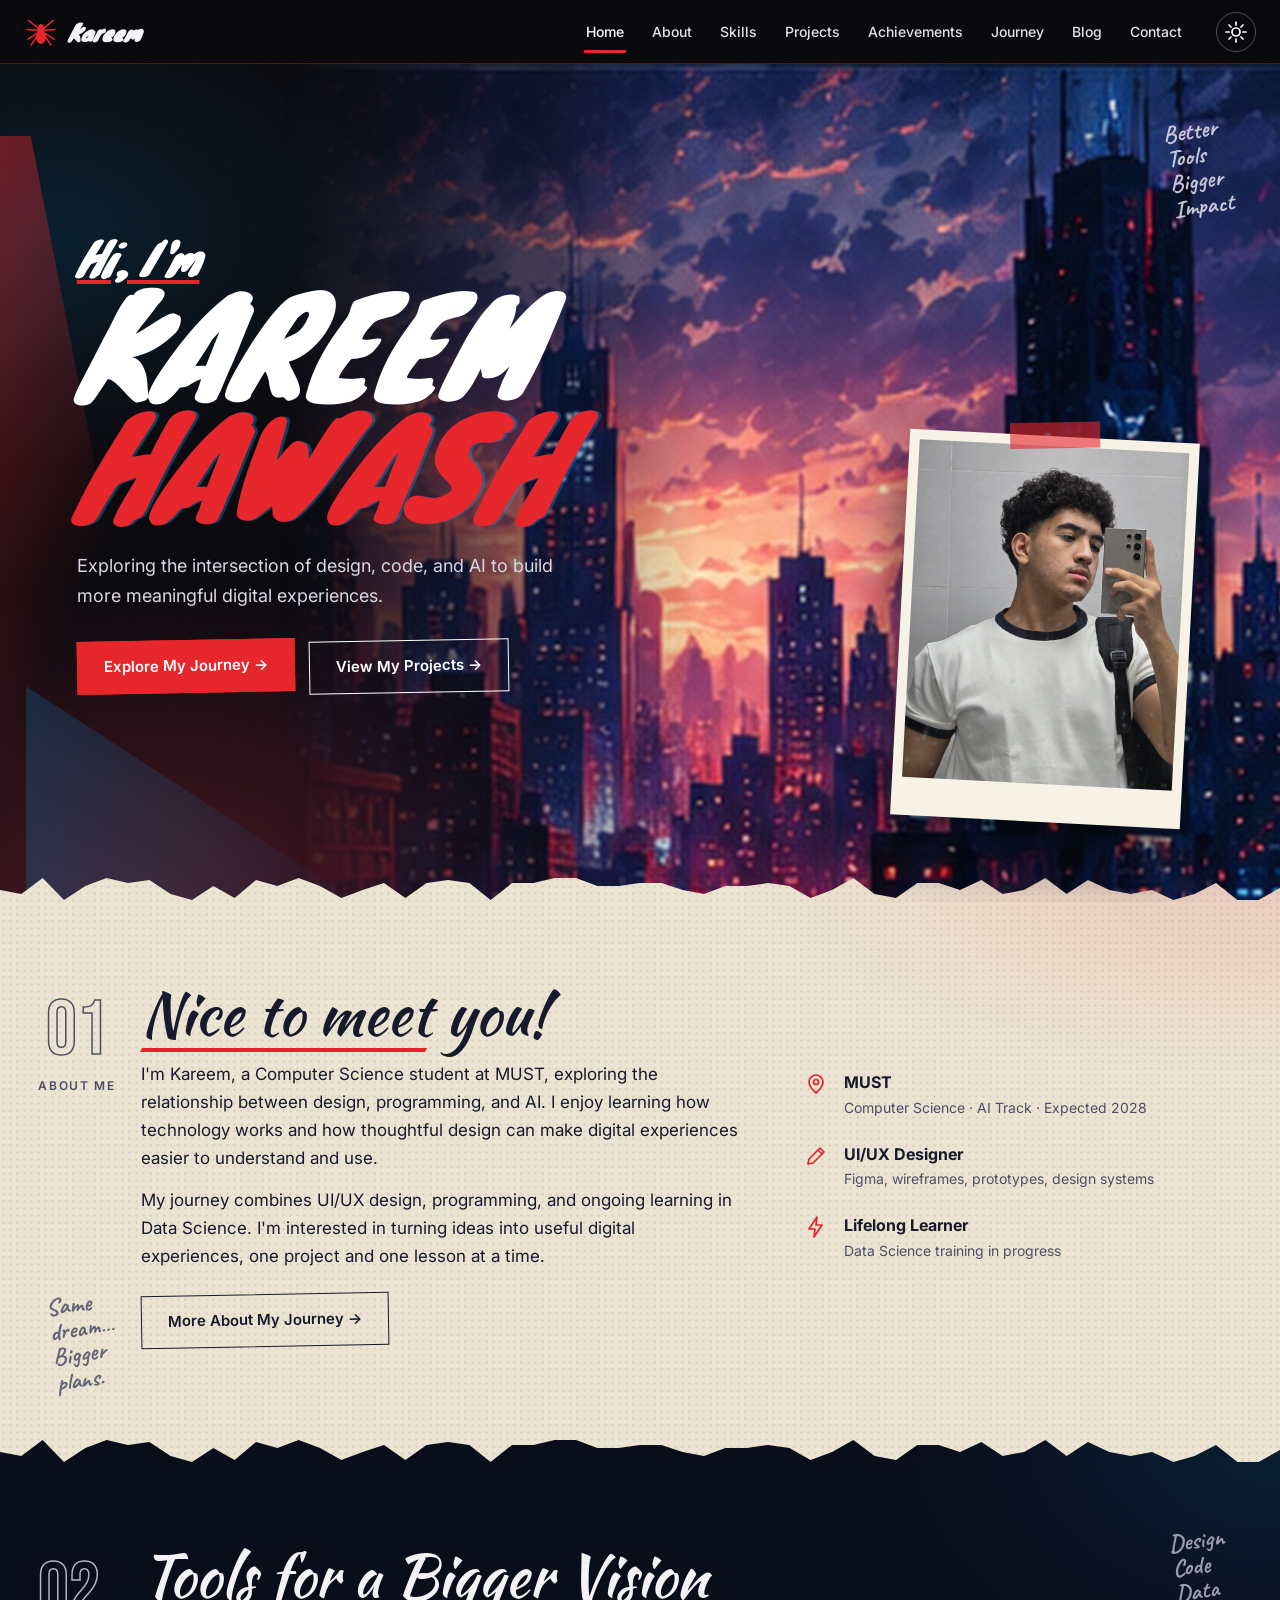
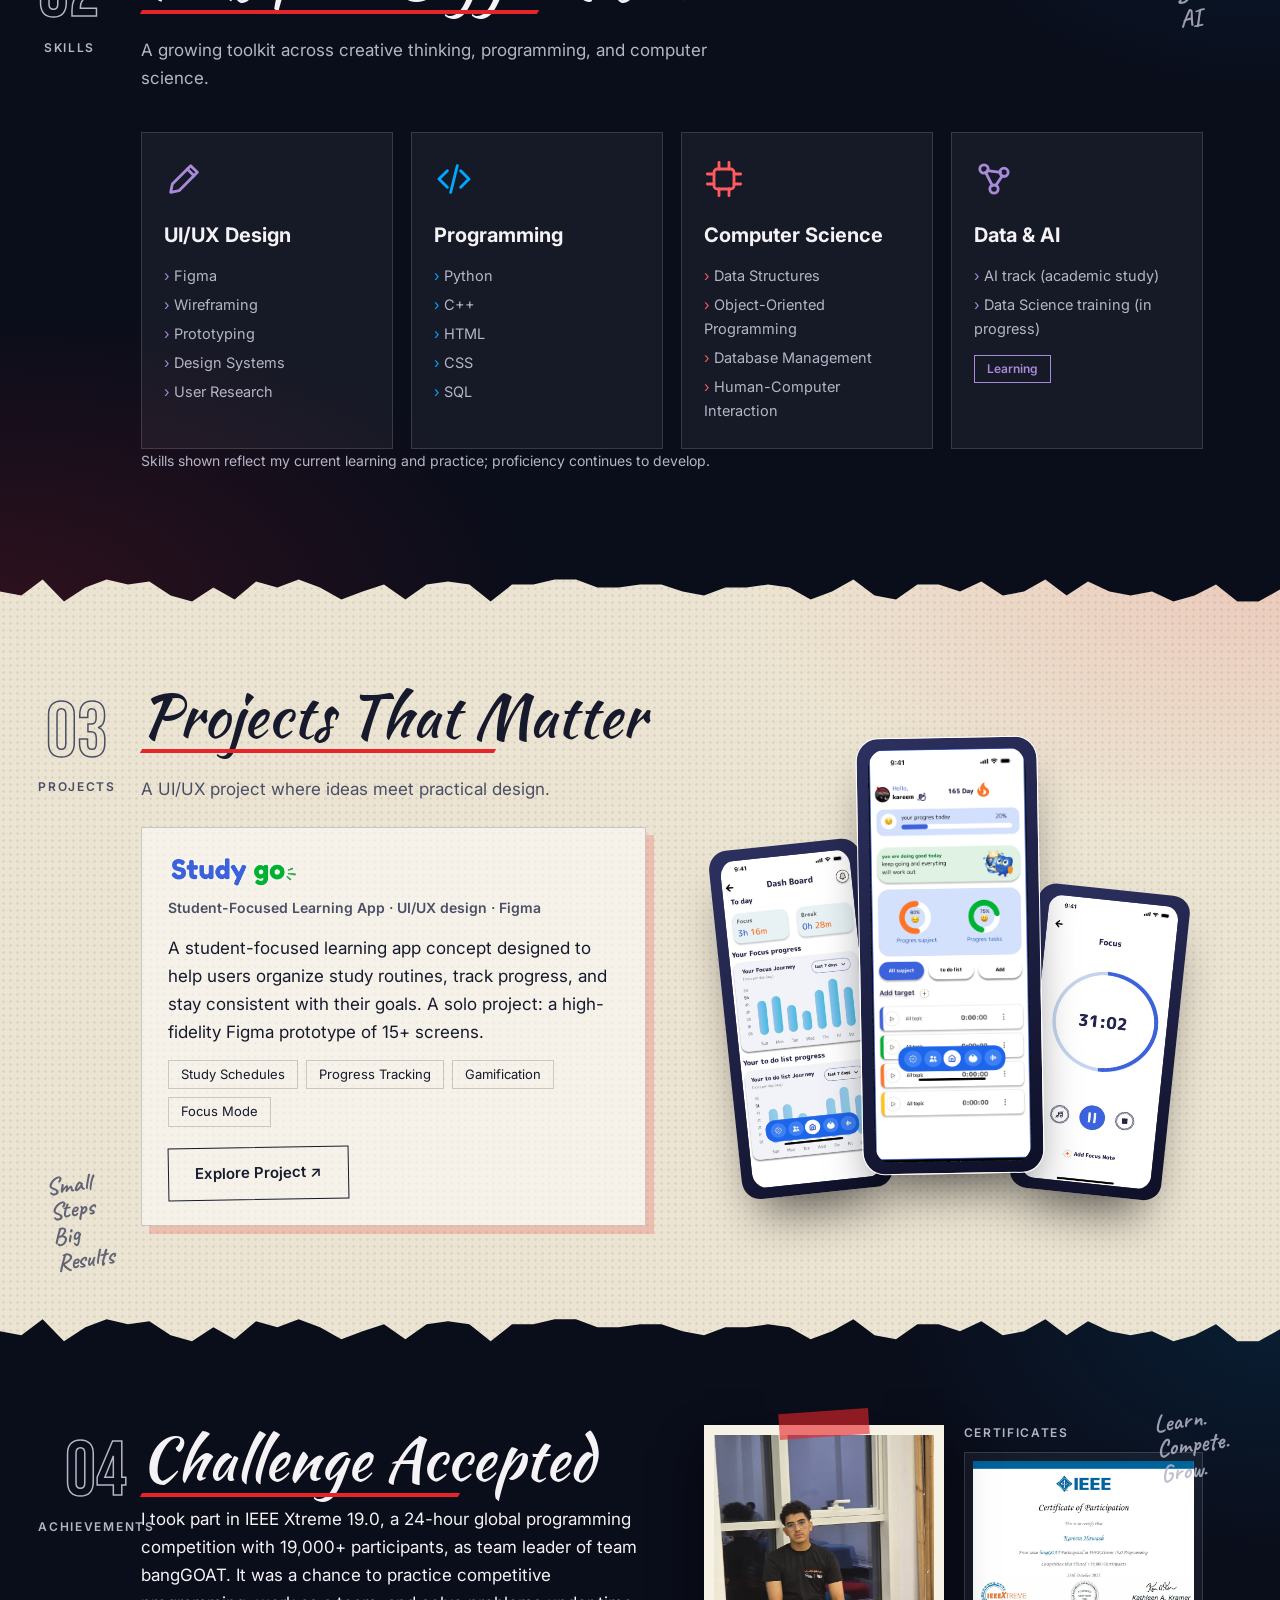
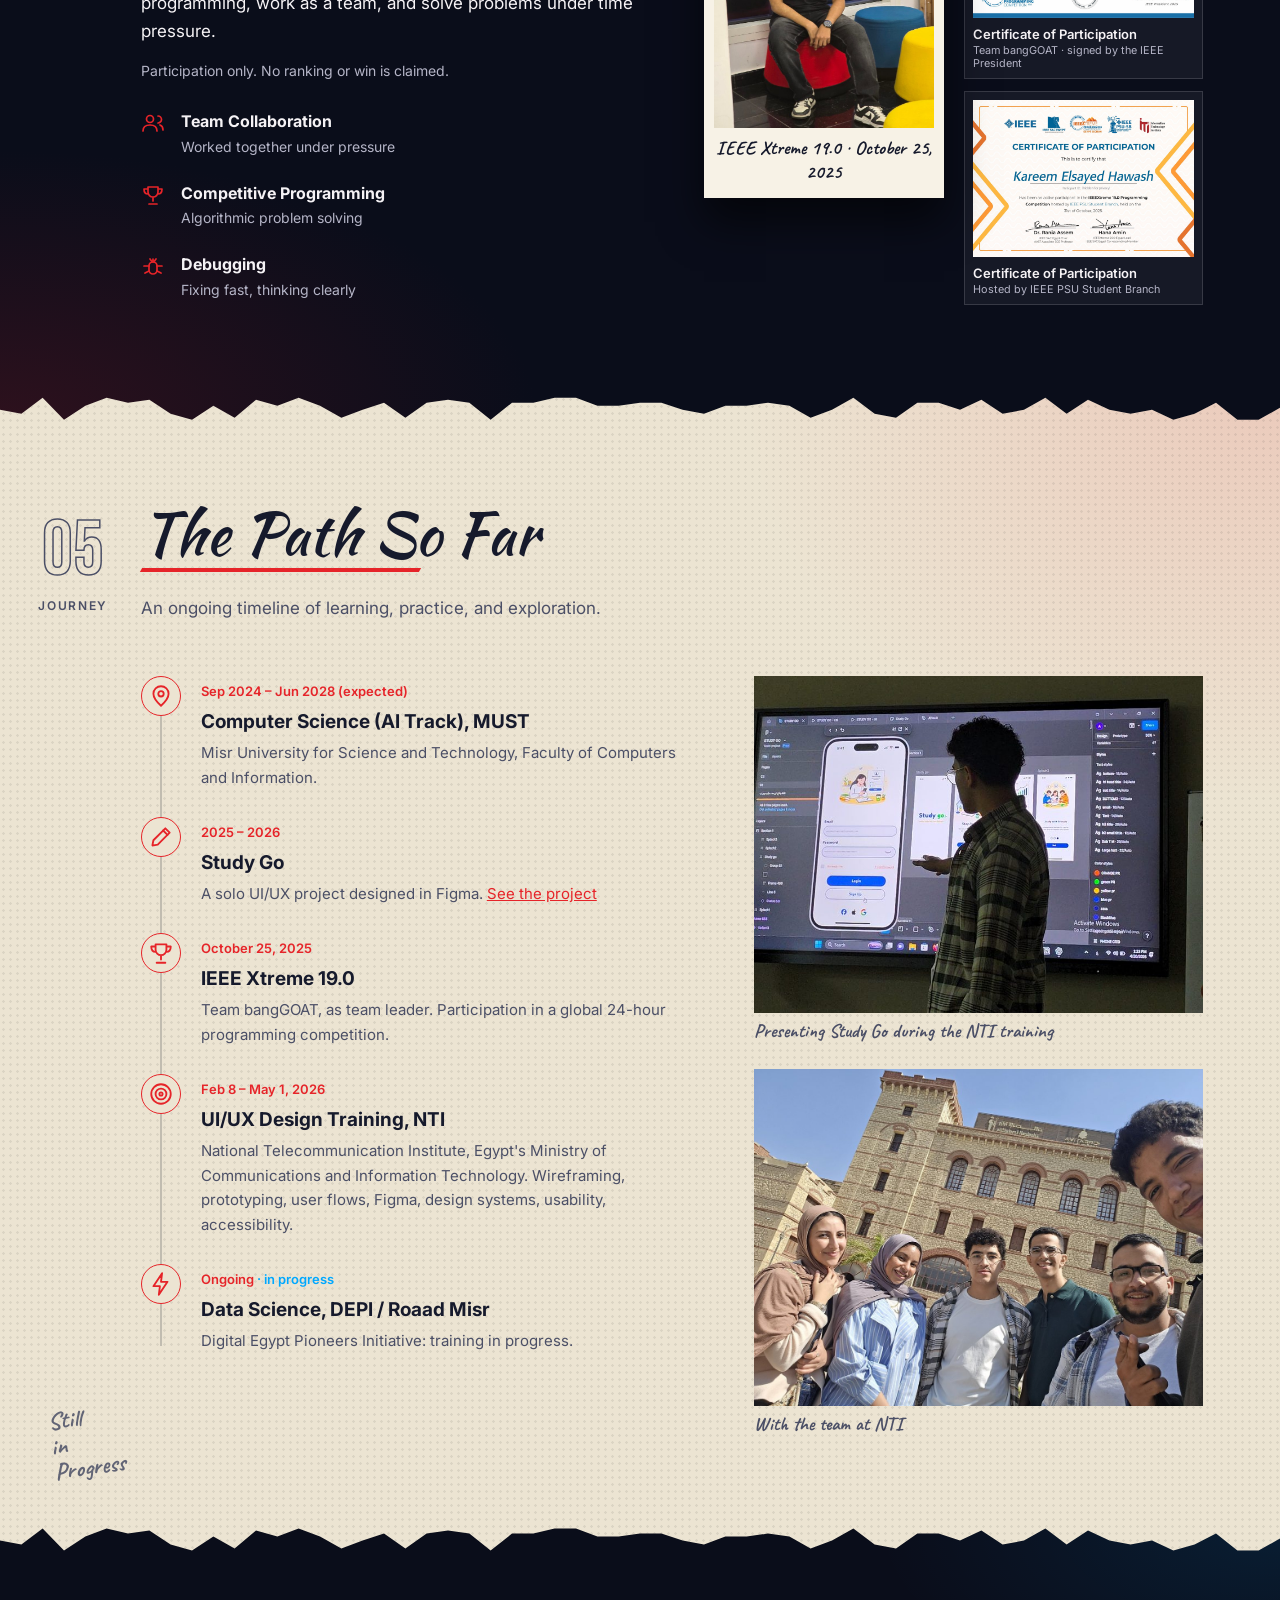
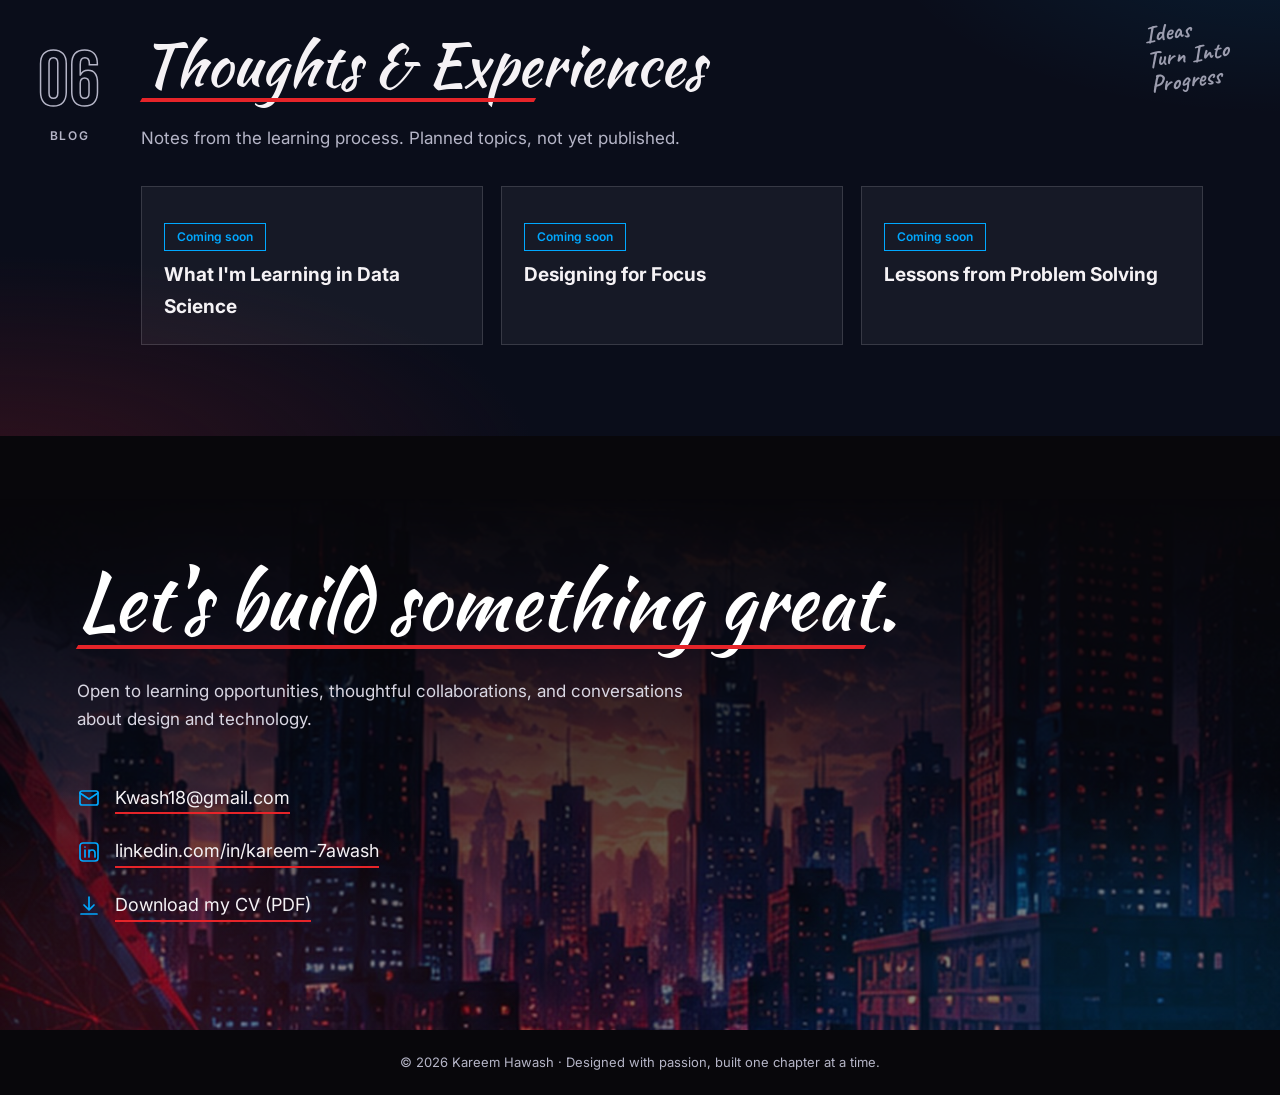
<file: index.html>
<!DOCTYPE html>
<html lang="en">
<head>
<meta charset="utf-8">
<meta name="viewport" content="width=device-width, initial-scale=1, viewport-fit=cover">
<title>Kareem Hawash: Design, Code & AI</title>
<meta name="description" content="Portfolio of Kareem Hawash, Computer Science (AI track) student and UI/UX designer: Study Go, IEEE Xtreme 19.0, NTI UI/UX training and ongoing Data Science training.">
<meta name="theme-color" content="#08070B">
<link rel="stylesheet" href="https://fonts.googleapis.com/css2?family=Bebas+Neue&family=Caveat:wght@500;700&family=Inter:wght@400;500;600;700&family=Kaushan+Script&family=Knewave&display=swap">
<link rel="stylesheet" href="css/style.css">
</head>
<body>
<svg width="0" height="0" style="position:absolute" aria-hidden="true"><defs>
<symbol id="i-pin" viewBox="0 0 24 24"><path d="M12 21s-7-6.2-7-11a7 7 0 0114 0c0 4.8-7 11-7 11z"/><circle cx="12" cy="10" r="2.5"/></symbol>
<symbol id="i-target" viewBox="0 0 24 24"><circle cx="12" cy="12" r="9"/><circle cx="12" cy="12" r="5"/><circle cx="12" cy="12" r="1.5"/></symbol>
<symbol id="i-bolt" viewBox="0 0 24 24"><path d="M13 2L5 14h6l-1 8 8-12h-6z"/></symbol>
<symbol id="i-pen" viewBox="0 0 24 24"><path d="M4 20l1-5L16 4l4 4L9 19z"/><path d="M14 6l4 4"/></symbol>
<symbol id="i-code" viewBox="0 0 24 24"><path d="M8 7l-5 5 5 5M16 7l5 5-5 5M14 4l-4 16"/></symbol>
<symbol id="i-cpu" viewBox="0 0 24 24"><rect x="6" y="6" width="12" height="12" rx="2"/><path d="M9 2v4M15 2v4M9 18v4M15 18v4M2 9h4M2 15h4M18 9h4M18 15h4"/></symbol>
<symbol id="i-nodes" viewBox="0 0 24 24"><circle cx="6" cy="6" r="2.5"/><circle cx="18" cy="8" r="2.5"/><circle cx="12" cy="18" r="2.5"/><path d="M8 7l8 1M7 8l4 8M17 10l-4 6"/></symbol>
<symbol id="i-users" viewBox="0 0 24 24"><circle cx="9" cy="8" r="3.5"/><path d="M2 20c0-4 3-6 7-6s7 2 7 6M17 5a3.5 3.5 0 010 7M19 14c2 .7 3 2.5 3 5"/></symbol>
<symbol id="i-bug" viewBox="0 0 24 24"><rect x="8" y="8" width="8" height="12" rx="4"/><path d="M12 8V5M8 12H3M16 12h5M8 17l-4 2M16 17l4 2M9 5l1.5 2M15 5l-1.5 2"/></symbol>
<symbol id="i-trophy" viewBox="0 0 24 24"><path d="M7 4h10v5a5 5 0 01-10 0zM7 6H3c0 4 2 5 4 5M17 6h4c0 4-2 5-4 5M12 14v4M8 21h8"/></symbol>
<symbol id="i-mail" viewBox="0 0 24 24"><rect x="3" y="5" width="18" height="14" rx="2"/><path d="M3 7l9 6 9-6"/></symbol>
<symbol id="i-in" viewBox="0 0 24 24"><rect x="3" y="3" width="18" height="18" rx="3"/><path d="M8 10v7M8 7v.01M12 17v-7M12 13c0-2 1.5-3 3-3s3 1 3 3v4"/></symbol>
<symbol id="i-dl" viewBox="0 0 24 24"><path d="M12 3v12M7 11l5 5 5-5M4 20h16"/></symbol>
<symbol id="i-sun" viewBox="0 0 24 24"><circle cx="12" cy="12" r="4"/><path d="M12 2v3M12 19v3M2 12h3M19 12h3M5 5l2 2M17 17l2 2M19 5l-2 2M7 17l-2 2"/></symbol>
</defs></svg>

<header class="nav">
<div class="nav-in">
<a class="brand" href="#home" aria-label="Kareem Hawash, home"><svg class="spider" viewBox="0 0 40 40" aria-hidden="true"><ellipse cx="20" cy="17" rx="4" ry="6"/><ellipse cx="20" cy="26" rx="5.5" ry="7.5"/><path d="M16 15L5 6M16 18L3 17M16 21L4 29M16 24L8 36M24 15l11-9M24 18l13-1M24 21l12 8M24 24l8 12" stroke-width="1.8" fill="none"/></svg><span>Kareem</span></a>
<button class="menu" id="menu" aria-expanded="false" aria-controls="links">☰ Menu</button>
<nav id="links" aria-label="Main navigation">
<a href="#home" class="on">Home</a><a href="#about">About</a><a href="#skills">Skills</a><a href="#projects">Projects</a><a href="#achievements">Achievements</a><a href="#journey">Journey</a><a href="#blog">Blog</a><a href="#contact">Contact</a>
</nav>
<button class="flip" id="flip" type="button" aria-label="Swap light and dark sections"><svg class="ic"><use href="#i-sun"/></svg></button>
</div>
</header>

<main>
<section class="hero" id="home">
<div class="city" id="city" aria-hidden="true"></div><div class="slash s1" aria-hidden="true"></div><div class="slash s2" aria-hidden="true"></div>
<div class="hero-in">
<h1><span class="hi">Hi, I'm</span><span class="n1">KAREEM</span><span class="n2">HAWASH</span></h1>
<p class="sub">Exploring the intersection of design, code, and AI to build more meaningful digital experiences.</p>
<div class="btns"><a class="b red" href="#journey">Explore My Journey <span aria-hidden="true">→</span></a><a class="b" href="#projects">View My Projects <span aria-hidden="true">→</span></a></div>
</div>
<figure class="portrait"><span class="tape" aria-hidden="true"></span><img src="assets/kareem.jpg" alt="Portrait of Kareem Hawash"></figure>
<p class="note hnote" aria-hidden="true">Better<br>Tools<br>Bigger<br>Impact</p>
</section>

<section class="band lt" id="about">
<p class="note n-l" aria-hidden="true">Same<br>dream…<br>Bigger<br>plans.</p>
<div class="sec-h"><b class="num">01</b><span class="lab">About me</span></div>
<div class="wrap about">
<div><h2 class="script">Nice to meet you!</h2>
<p>I'm Kareem, a Computer Science student at MUST, exploring the relationship between design, programming, and AI. I enjoy learning how technology works and how thoughtful design can make digital experiences easier to understand and use.</p>
<p>My journey combines UI/UX design, programming, and ongoing learning in Data Science. I'm interested in turning ideas into useful digital experiences, one project and one lesson at a time.</p>
<a class="b ink" href="#journey">More About My Journey <span aria-hidden="true">→</span></a></div>
<ul class="facts">
<li><svg class="ic"><use href="#i-pin"/></svg><div><b>MUST</b><span>Computer Science · AI Track · Expected 2028</span></div></li>
<li><svg class="ic"><use href="#i-pen"/></svg><div><b>UI/UX Designer</b><span>Figma, wireframes, prototypes, design systems</span></div></li>
<li><svg class="ic"><use href="#i-bolt"/></svg><div><b>Lifelong Learner</b><span>Data Science training in progress</span></div></li>
</ul>
</div>
</section>

<section class="band dk" id="skills">
<p class="note n-r" aria-hidden="true">Design<br>Code<br>Data<br>AI</p>
<div class="sec-h"><b class="num">02</b><span class="lab">Skills</span></div>
<div class="wrap">
<h2 class="script">Tools for a Bigger Vision</h2>
<p class="lede">A growing toolkit across creative thinking, programming, and computer science.</p>
<div class="cards">
<article class="card c-v"><svg class="ic big"><use href="#i-pen"/></svg><h3>UI/UX Design</h3><ul><li>Figma</li><li>Wireframing</li><li>Prototyping</li><li>Design Systems</li><li>User Research</li></ul></article>
<article class="card c-b"><svg class="ic big"><use href="#i-code"/></svg><h3>Programming</h3><ul><li>Python</li><li>C++</li><li>HTML</li><li>CSS</li><li>SQL</li></ul></article>
<article class="card c-g"><svg class="ic big"><use href="#i-cpu"/></svg><h3>Computer Science</h3><ul><li>Data Structures</li><li>Object-Oriented Programming</li><li>Database Management</li><li>Human-Computer Interaction</li></ul></article>
<article class="card c-v"><svg class="ic big"><use href="#i-nodes"/></svg><h3>Data &amp; AI</h3><ul><li>AI track (academic study)</li><li>Data Science training (in progress)</li></ul><span class="chip">Learning</span></article>
</div>
<p class="fine">Skills shown reflect my current learning and practice; proficiency continues to develop.</p>
</div>
</section>

<section class="band lt" id="projects">
<p class="note n-l" aria-hidden="true">Small<br>Steps<br>Big<br>Results</p>
<div class="sec-h"><b class="num">03</b><span class="lab">Projects</span></div>
<div class="wrap proj">
<div class="pcard">
<h2 class="script">Projects That Matter</h2>
<p class="lede">A UI/UX project where ideas meet practical design.</p>
<div class="pbox"><img class="plogo" src="assets/sg-logo.png" alt="Study Go"><p class="ptag">Student-Focused Learning App · UI/UX design · Figma</p>
<p>A student-focused learning app concept designed to help users organize study routines, track progress, and stay consistent with their goals. A solo project: a high-fidelity Figma prototype of 15+ screens.</p>
<ul class="chips"><li>Study Schedules</li><li>Progress Tracking</li><li>Gamification</li><li>Focus Mode</li></ul>
<a class="b ink" href="studygo/index.html" id="sgLink">Explore Project <span aria-hidden="true">↗</span></a></div>
</div>
<div class="phones" aria-label="Study Go app screens"><div class="ph a"><img src="assets/sg-dashboard.jpg" alt="Study Go dashboard screen" loading="lazy"></div><div class="ph b"><img src="assets/sg-home.jpg" alt="Study Go home screen" loading="lazy"></div><div class="ph c"><img src="assets/sg-focus.jpg" alt="Study Go focus timer screen" loading="lazy"></div></div>
</div>
</section>

<section class="band dk" id="achievements">
<p class="note n-r" aria-hidden="true">Learn.<br>Compete.<br>Grow.</p>
<div class="sec-h"><b class="num">04</b><span class="lab">Achievements</span></div>
<div class="wrap ach">
<div><h2 class="script">Challenge Accepted</h2>
<p>I took part in IEEE Xtreme 19.0, a 24-hour global programming competition with 19,000+ participants, as team leader of team bangGOAT. It was a chance to practice competitive programming, work as a team, and solve problems under time pressure.</p>
<p class="fine">Participation only. No ranking or win is claimed.</p>
<ul class="mini"><li><svg class="ic"><use href="#i-users"/></svg><div><b>Team Collaboration</b><span>Worked together under pressure</span></div></li><li><svg class="ic"><use href="#i-trophy"/></svg><div><b>Competitive Programming</b><span>Algorithmic problem solving</span></div></li><li><svg class="ic"><use href="#i-bug"/></svg><div><b>Debugging</b><span>Fixing fast, thinking clearly</span></div></li></ul></div>
<div class="acard"><figure class="polaroid"><span class="tape" aria-hidden="true"></span><img src="assets/ieee-photo.jpg" alt="Kareem Hawash at IEEE Xtreme 19.0" loading="lazy"><figcaption>IEEE Xtreme 19.0 · October 25, 2025</figcaption></figure>
<div class="certs"><p class="k">Certificates</p>
<button type="button" class="cert" data-i="0"><img src="assets/cert-ieee.jpg" alt="" loading="lazy"><span>Certificate of Participation<small>Team bangGOAT · signed by the IEEE President</small></span></button>
<button type="button" class="cert" data-i="1"><img src="assets/cert-psu.jpg" alt="" loading="lazy"><span>Certificate of Participation<small>Hosted by IEEE PSU Student Branch</small></span></button></div></div>
</div>
</section>

<section class="band lt" id="journey">
<p class="note n-l" aria-hidden="true">Still<br>in<br>Progress</p>
<div class="sec-h"><b class="num">05</b><span class="lab">Journey</span></div>
<div class="wrap">
<h2 class="script">The Path So Far</h2>
<p class="lede">An ongoing timeline of learning, practice, and exploration.</p>
<div class="jgrid"><ol class="tl">
<li><svg class="ic dot"><use href="#i-pin"/></svg><div><time>Sep 2024 – Jun 2028 (expected)</time><h3>Computer Science (AI Track), MUST</h3><p>Misr University for Science and Technology, Faculty of Computers and Information.</p></div></li>
<li><svg class="ic dot"><use href="#i-pen"/></svg><div><time>2025 – 2026</time><h3>Study Go</h3><p>A solo UI/UX project designed in Figma. <a href="studygo/index.html">See the project</a></p></div></li>
<li><svg class="ic dot"><use href="#i-trophy"/></svg><div><time>October 25, 2025</time><h3>IEEE Xtreme 19.0</h3><p>Team bangGOAT, as team leader. Participation in a global 24-hour programming competition.</p></div></li>
<li><svg class="ic dot"><use href="#i-target"/></svg><div><time>Feb 8 – May 1, 2026</time><h3>UI/UX Design Training, NTI</h3><p>National Telecommunication Institute, Egypt's Ministry of Communications and Information Technology. Wireframing, prototyping, user flows, Figma, design systems, usability, accessibility.</p></div></li>
<li class="now"><svg class="ic dot"><use href="#i-bolt"/></svg><div><time>Ongoing</time><h3>Data Science, DEPI / Roaad Misr</h3><p>Digital Egypt Pioneers Initiative: training in progress.</p></div></li>
</ol>
<div class="nti"><figure><img src="assets/nti-present.jpg" alt="Kareem presenting the Study Go prototype on a screen at NTI" loading="lazy"><figcaption>Presenting Study Go during the NTI training</figcaption></figure><figure><img src="assets/nti-team.jpg" alt="Kareem with the team in front of the NTI building" loading="lazy"><figcaption>With the team at NTI</figcaption></figure></div>
</div>
</div>
</section>

<section class="band dk" id="blog">
<p class="note n-r" aria-hidden="true">Ideas<br>Turn Into<br>Progress</p>
<div class="sec-h"><b class="num">06</b><span class="lab">Blog</span></div>
<div class="wrap"><h2 class="script">Thoughts &amp; Experiences</h2>
<p class="lede">Notes from the learning process. Planned topics, not yet published.</p>
<div class="posts"><article><span class="chip">Coming soon</span><h3>What I'm Learning in Data Science</h3></article><article><span class="chip">Coming soon</span><h3>Designing for Focus</h3></article><article><span class="chip">Coming soon</span><h3>Lessons from Problem Solving</h3></article></div></div>
</section>

<section class="contact" id="contact">
<div class="city flipc" aria-hidden="true"></div>
<div class="wrap c-in"><h2 class="script big">Let's build something great.</h2>
<p class="lede">Open to learning opportunities, thoughtful collaborations, and conversations about design and technology.</p>
<ul class="clist"><li><svg class="ic"><use href="#i-mail"/></svg><a href="mailto:Kwash18@gmail.com">Kwash18@gmail.com</a></li><li><svg class="ic"><use href="#i-in"/></svg><a href="https://linkedin.com/in/kareem-7awash" rel="noopener">linkedin.com/in/kareem-7awash</a></li><li><svg class="ic"><use href="#i-dl"/></svg><a href="assets/Kareem_Hawash_CV.pdf" download>Download my CV (PDF)</a></li></ul></div>
</section>
</main>
<footer>© <span id="yr"></span> Kareem Hawash · Designed with passion, built one chapter at a time.</footer>

<dialog id="lb" aria-label="Certificate viewer"><button class="x" id="lx" type="button" aria-label="Close">✕</button><button class="lp" id="lp" type="button" aria-label="Previous certificate">←</button><img id="limg" alt=""><button class="ln" id="ln" type="button" aria-label="Next certificate">→</button><p id="lcap"></p></dialog>
<script src="js/main.js"></script>
</body>
</html>
</file>
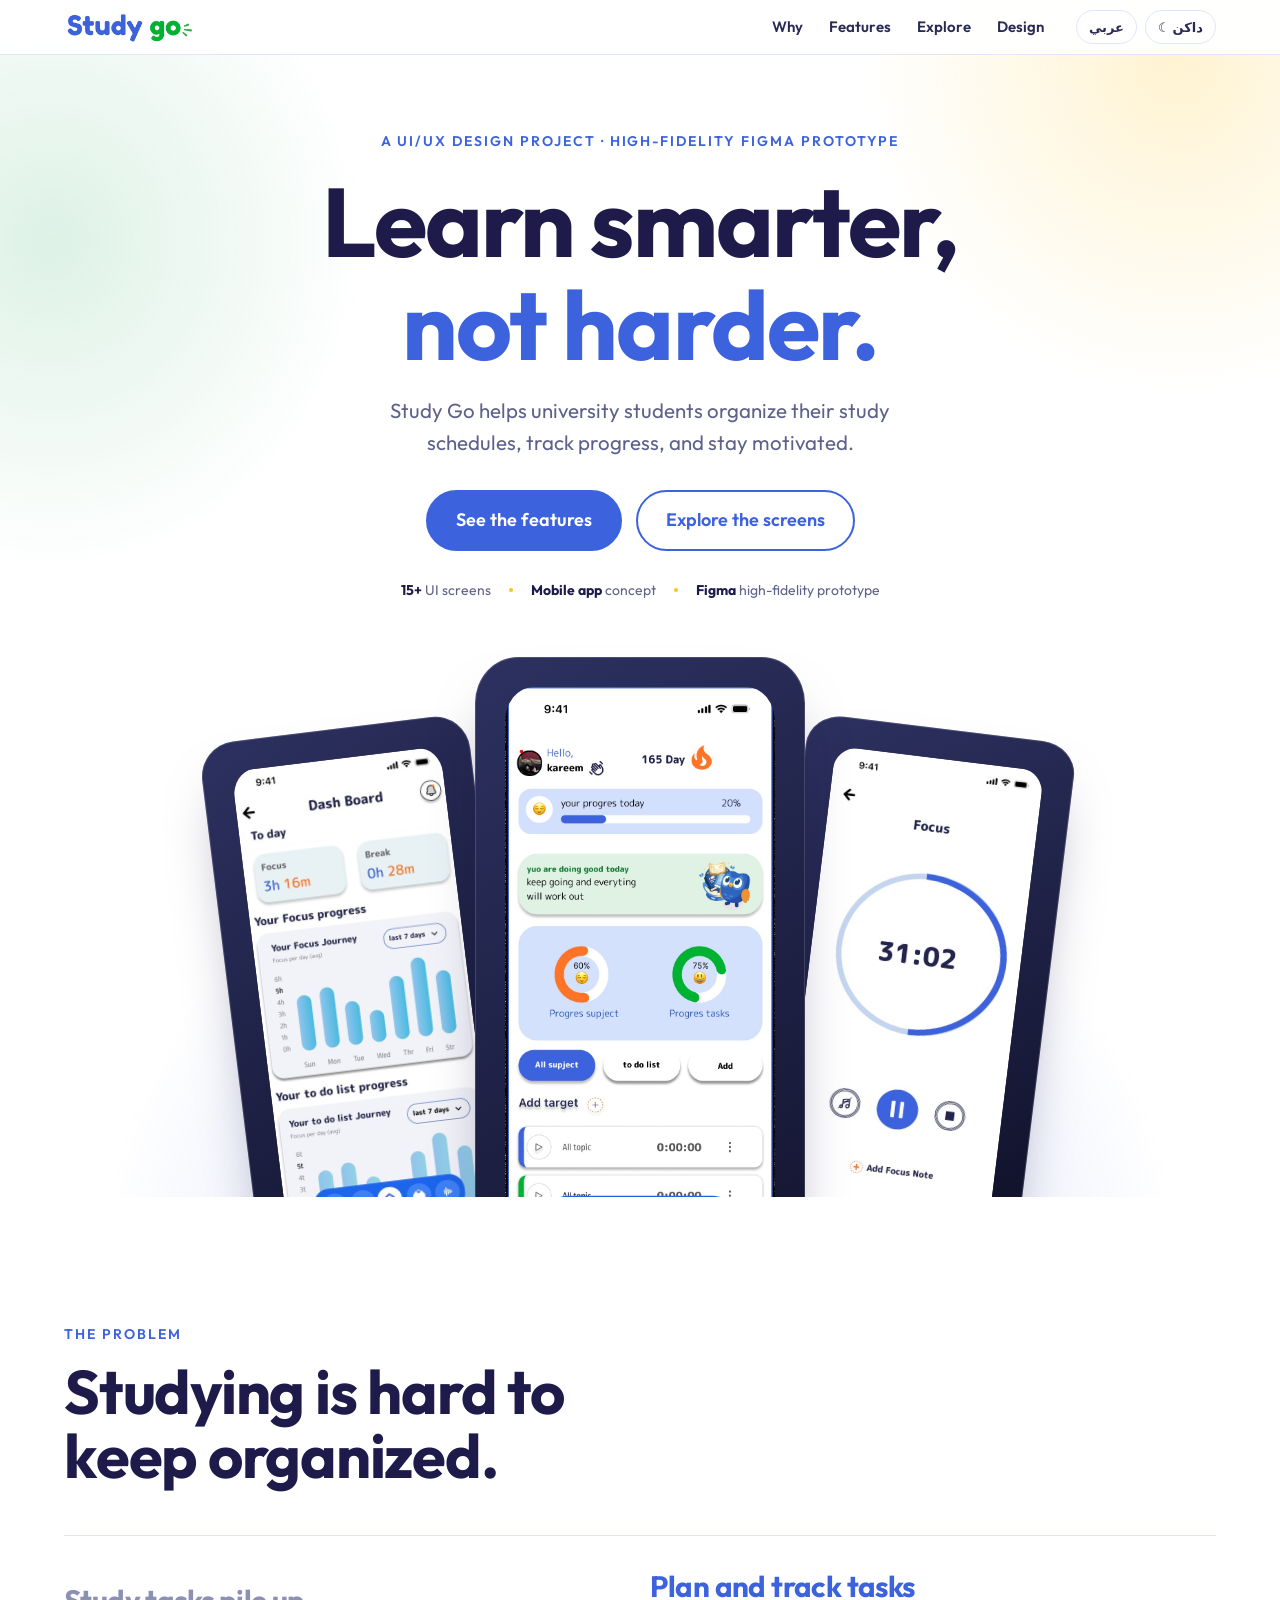
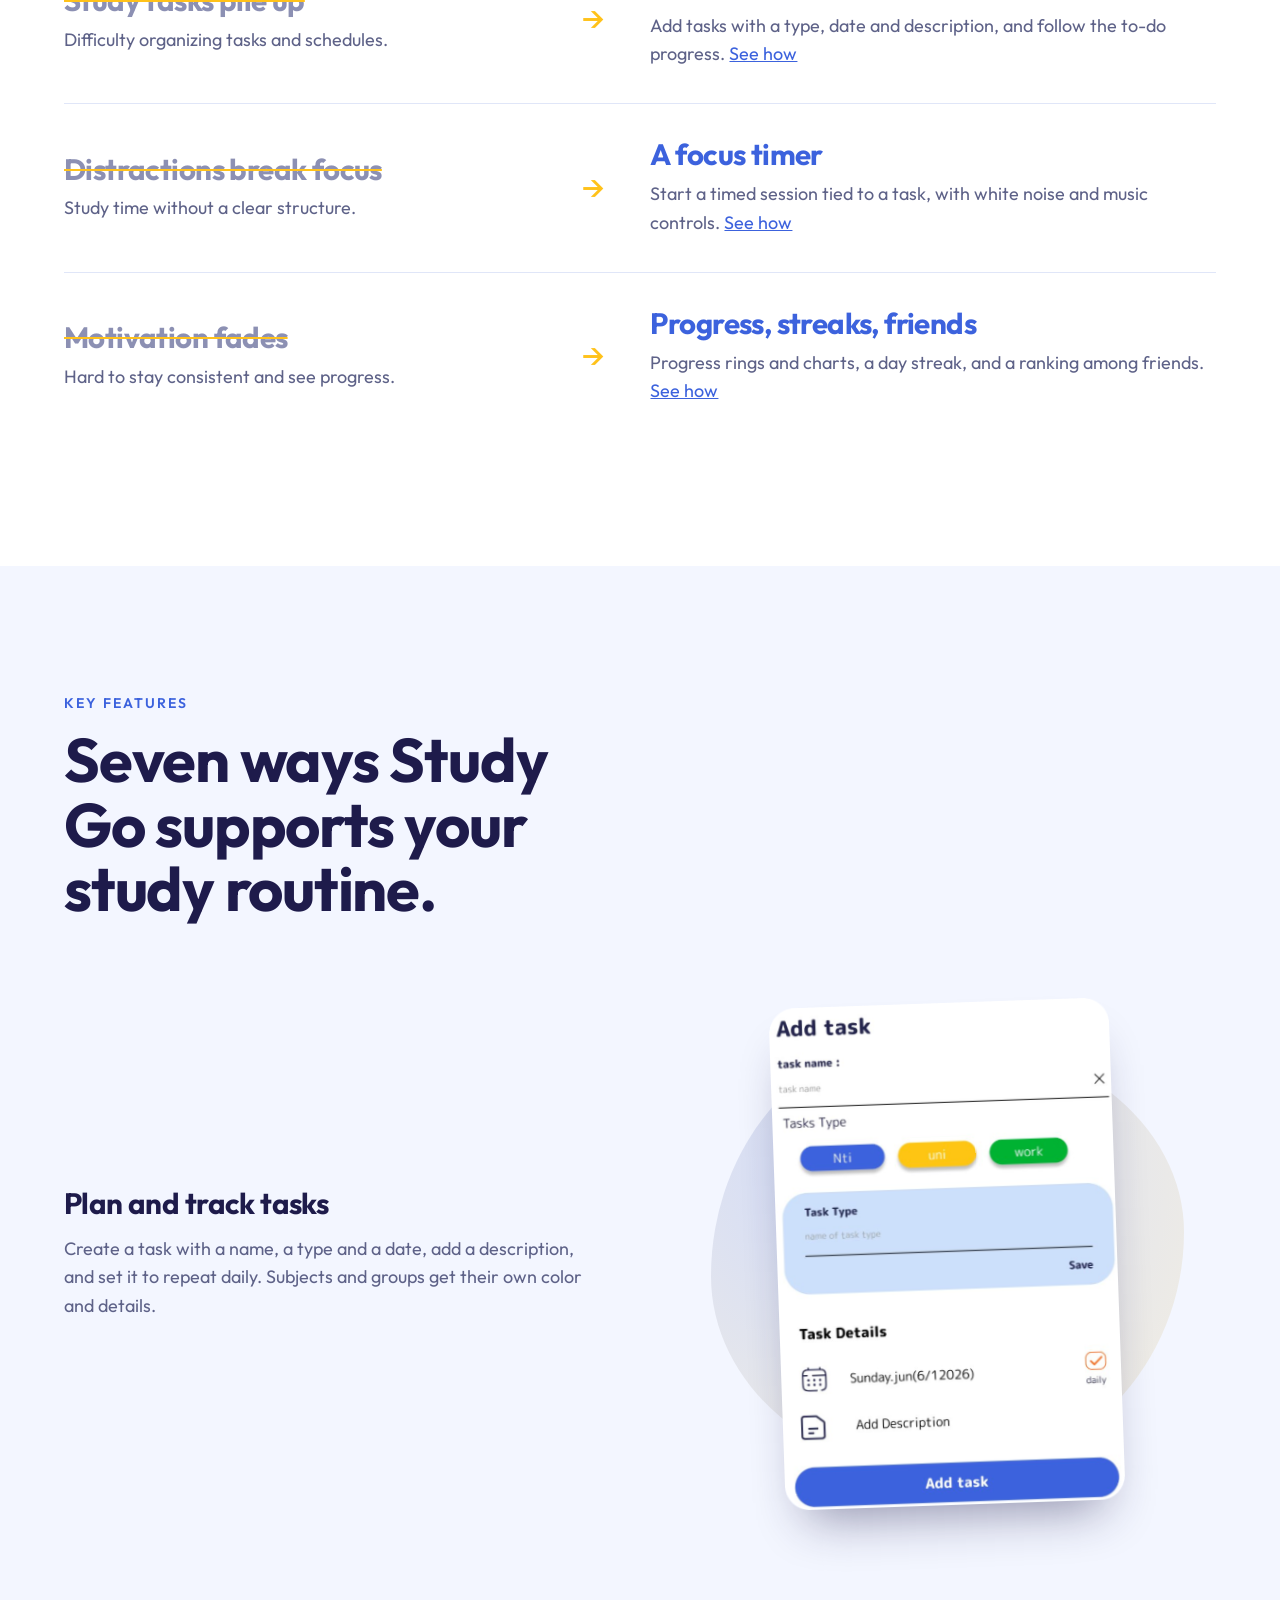
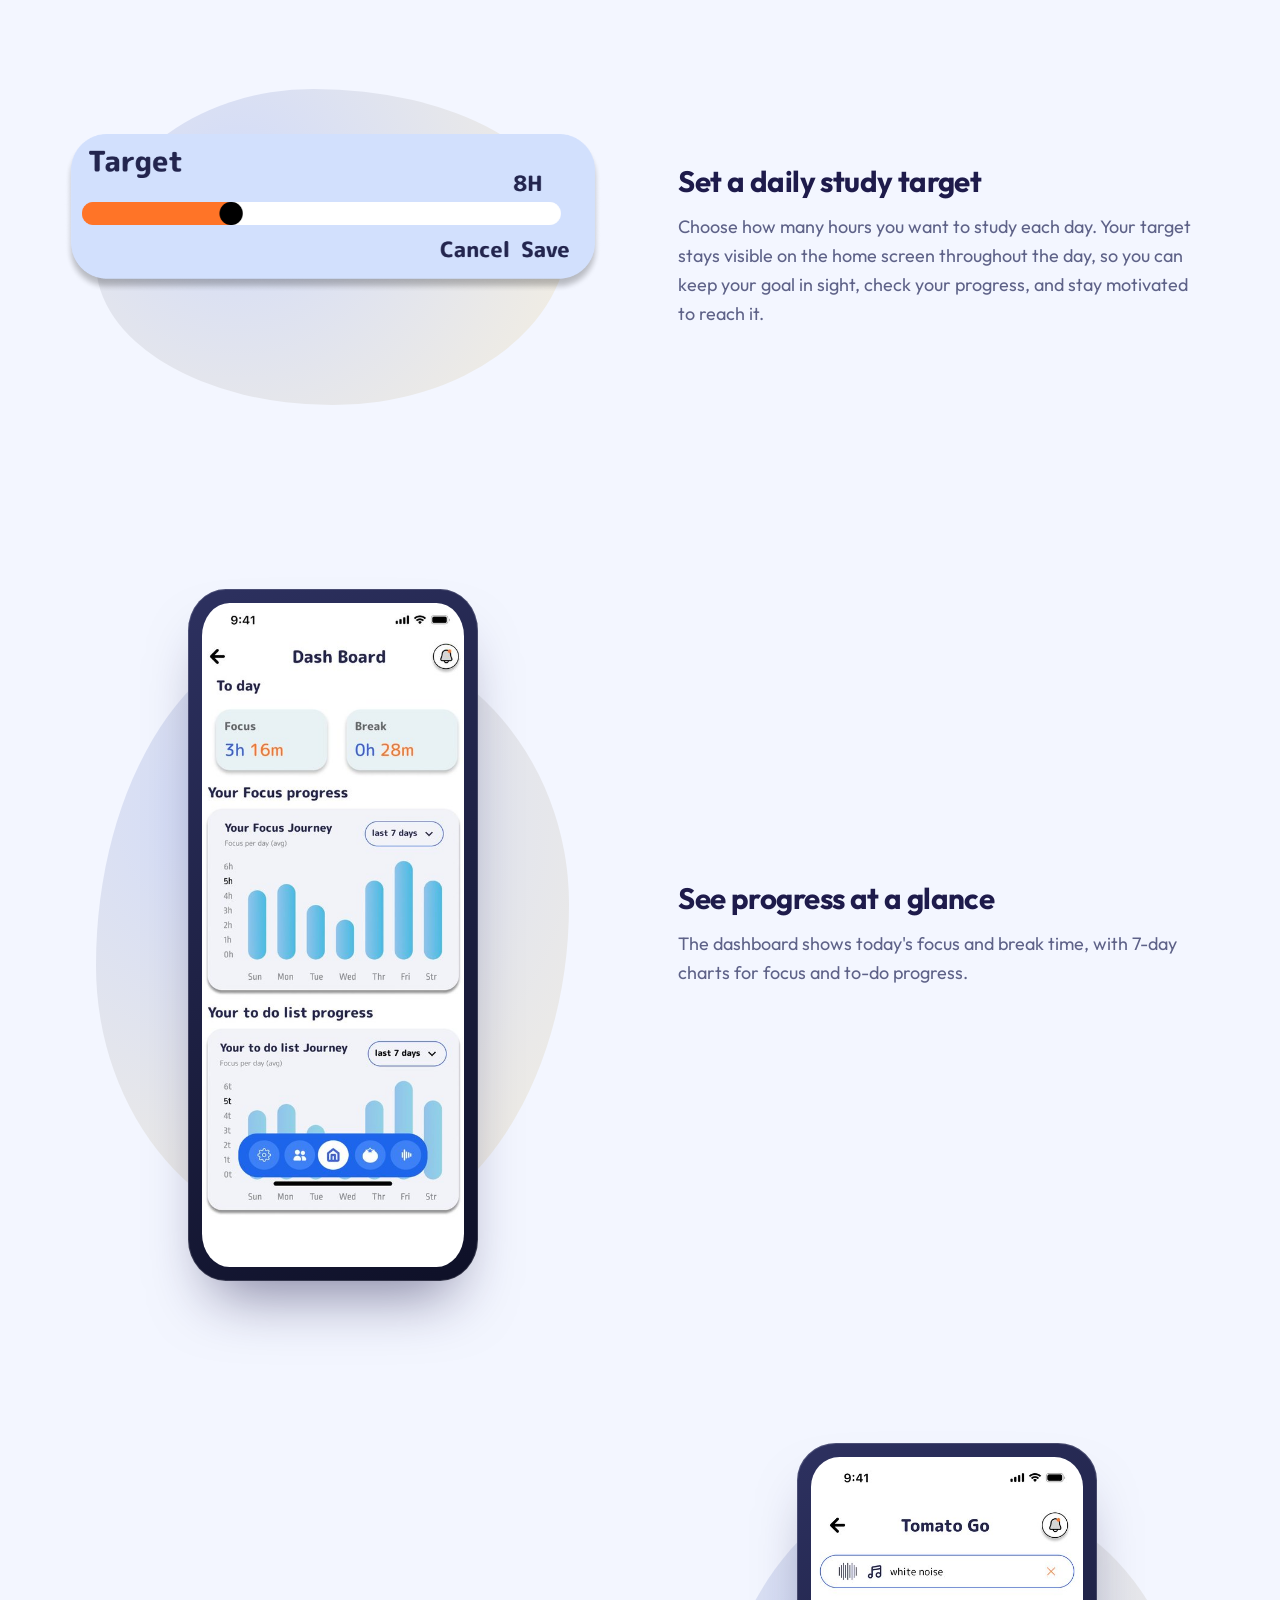
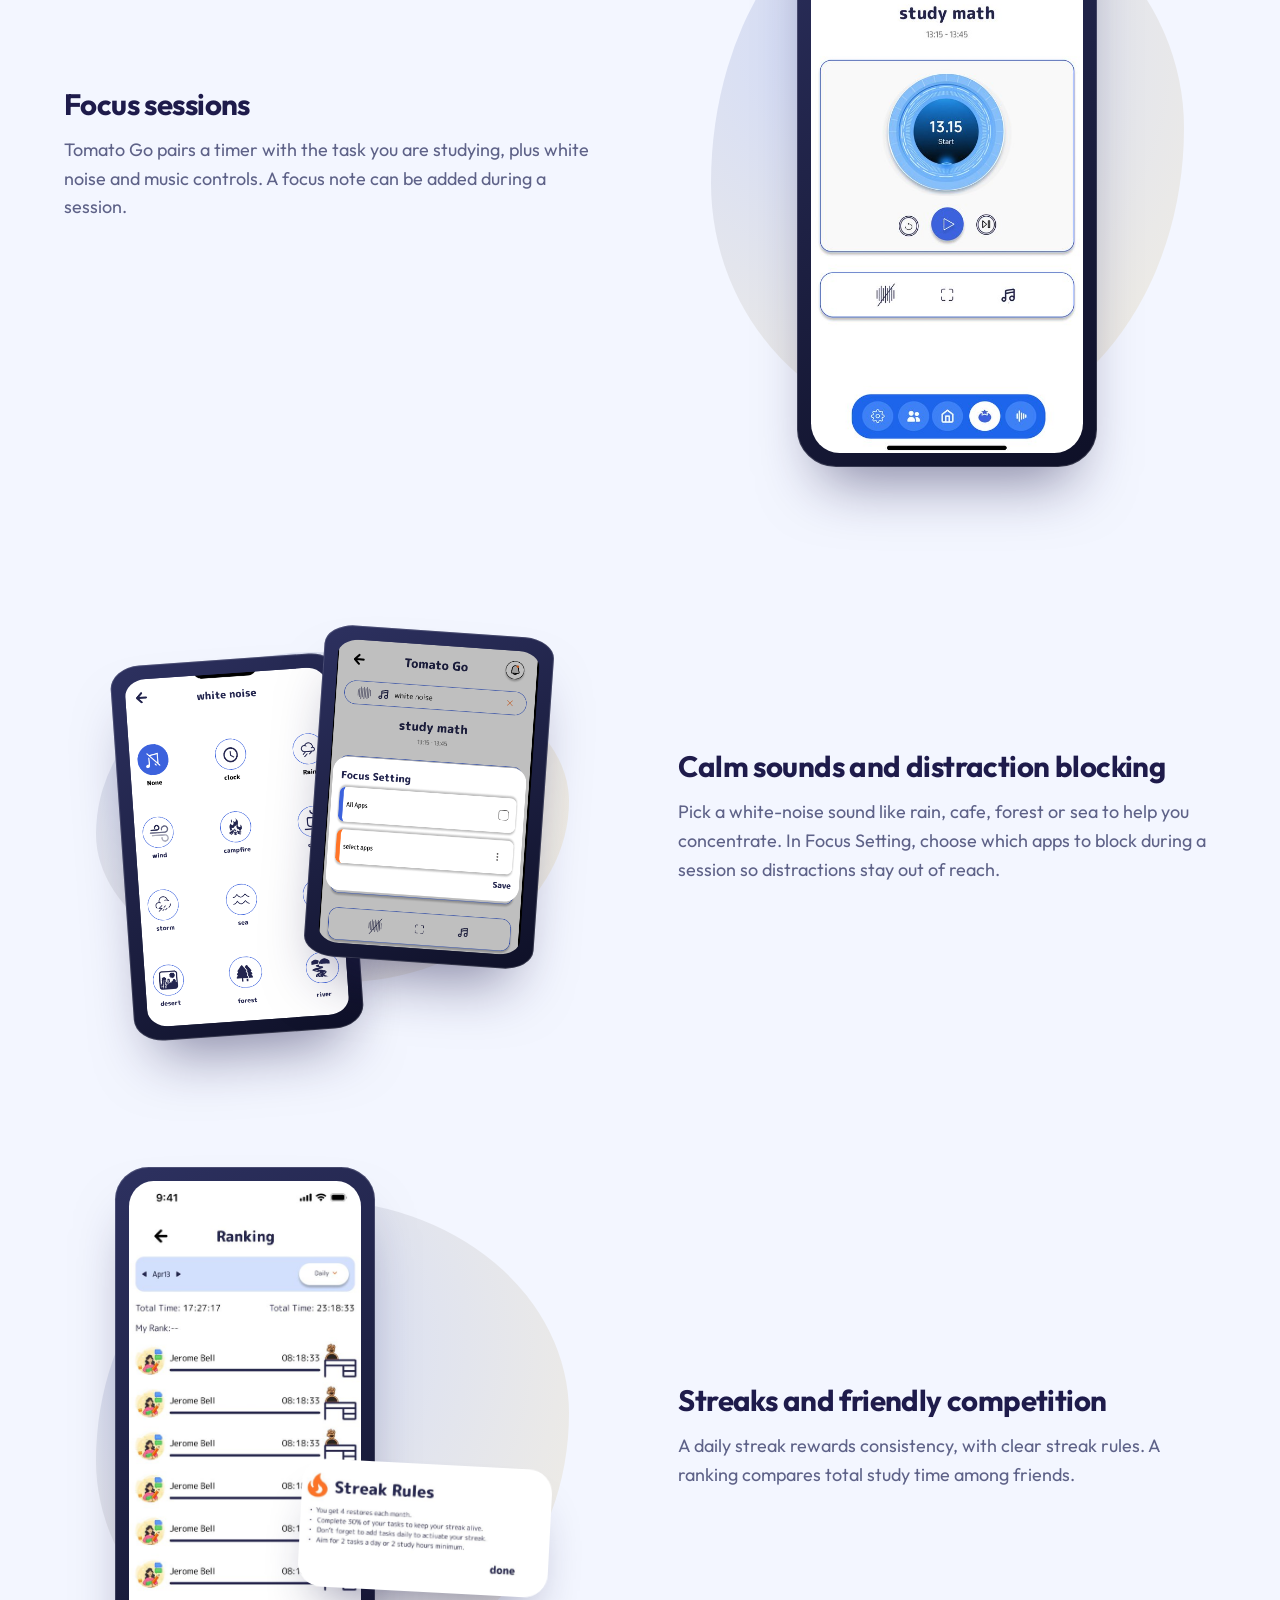
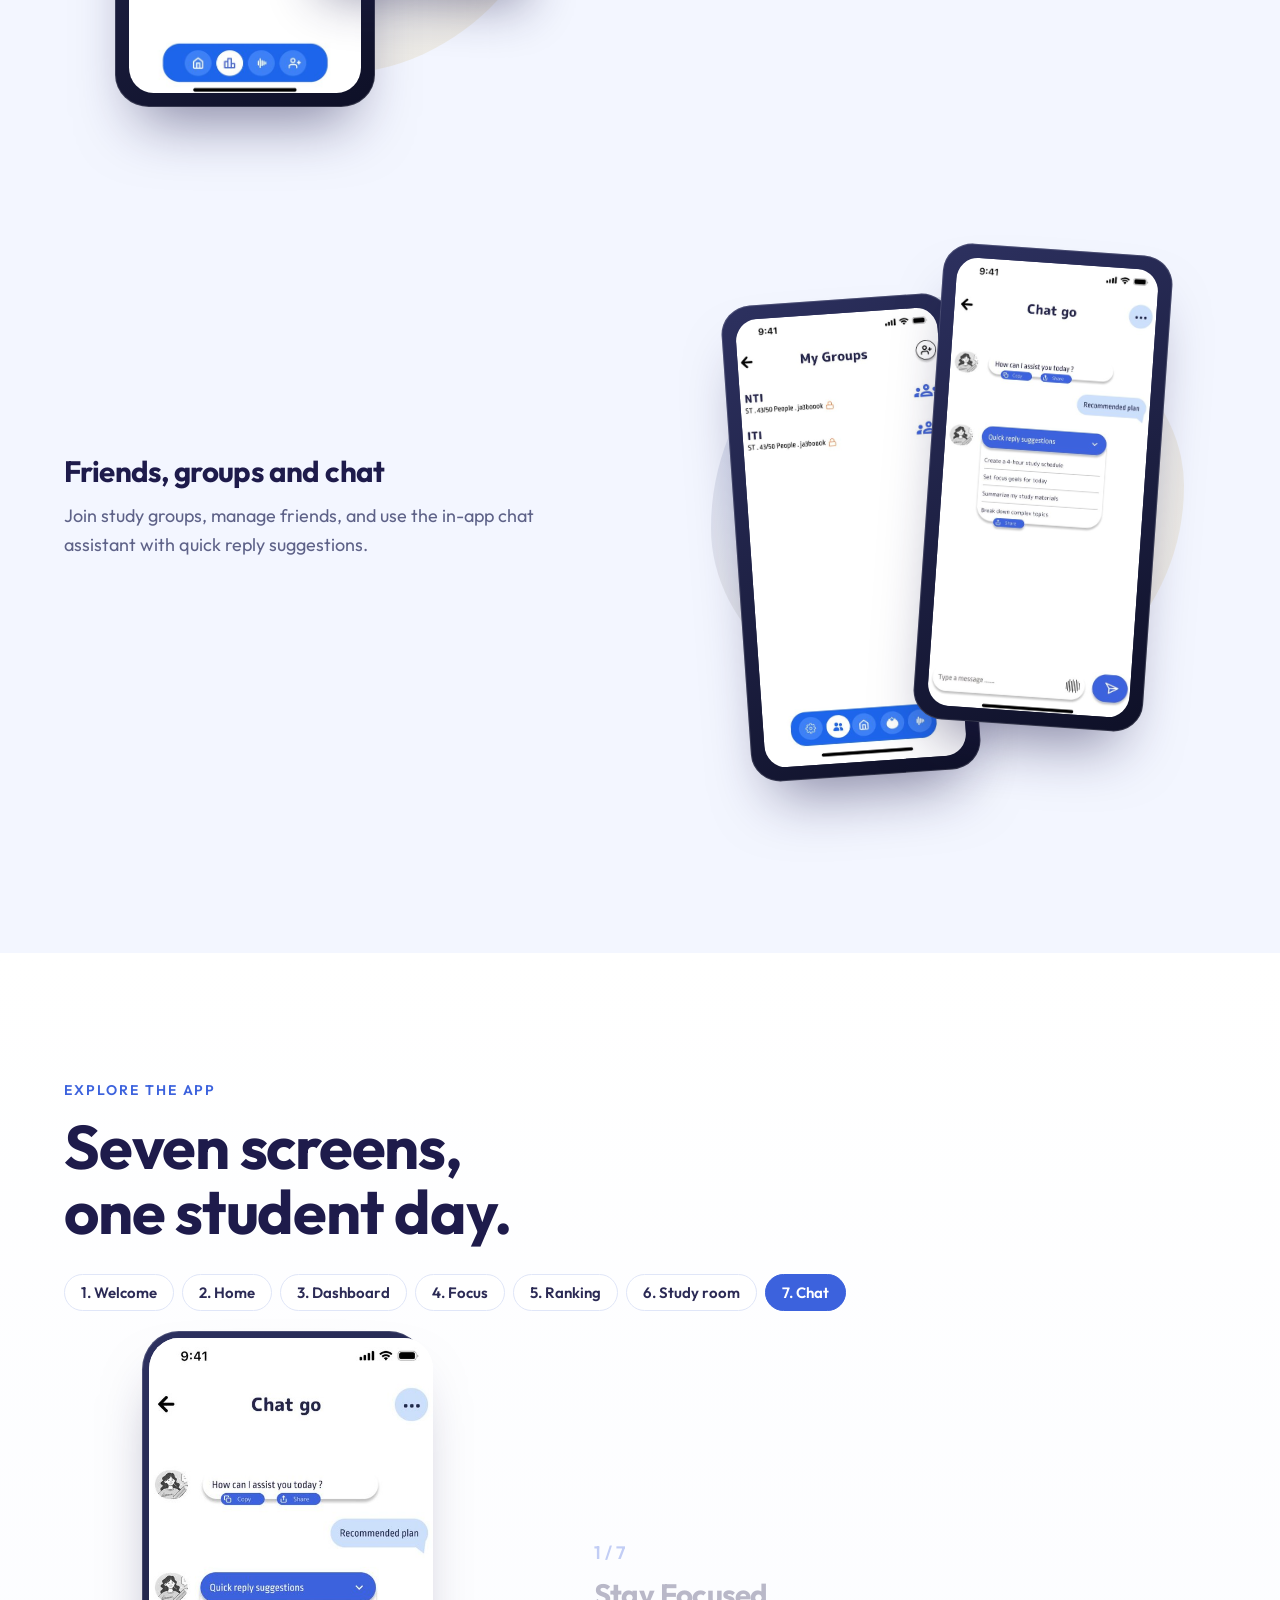
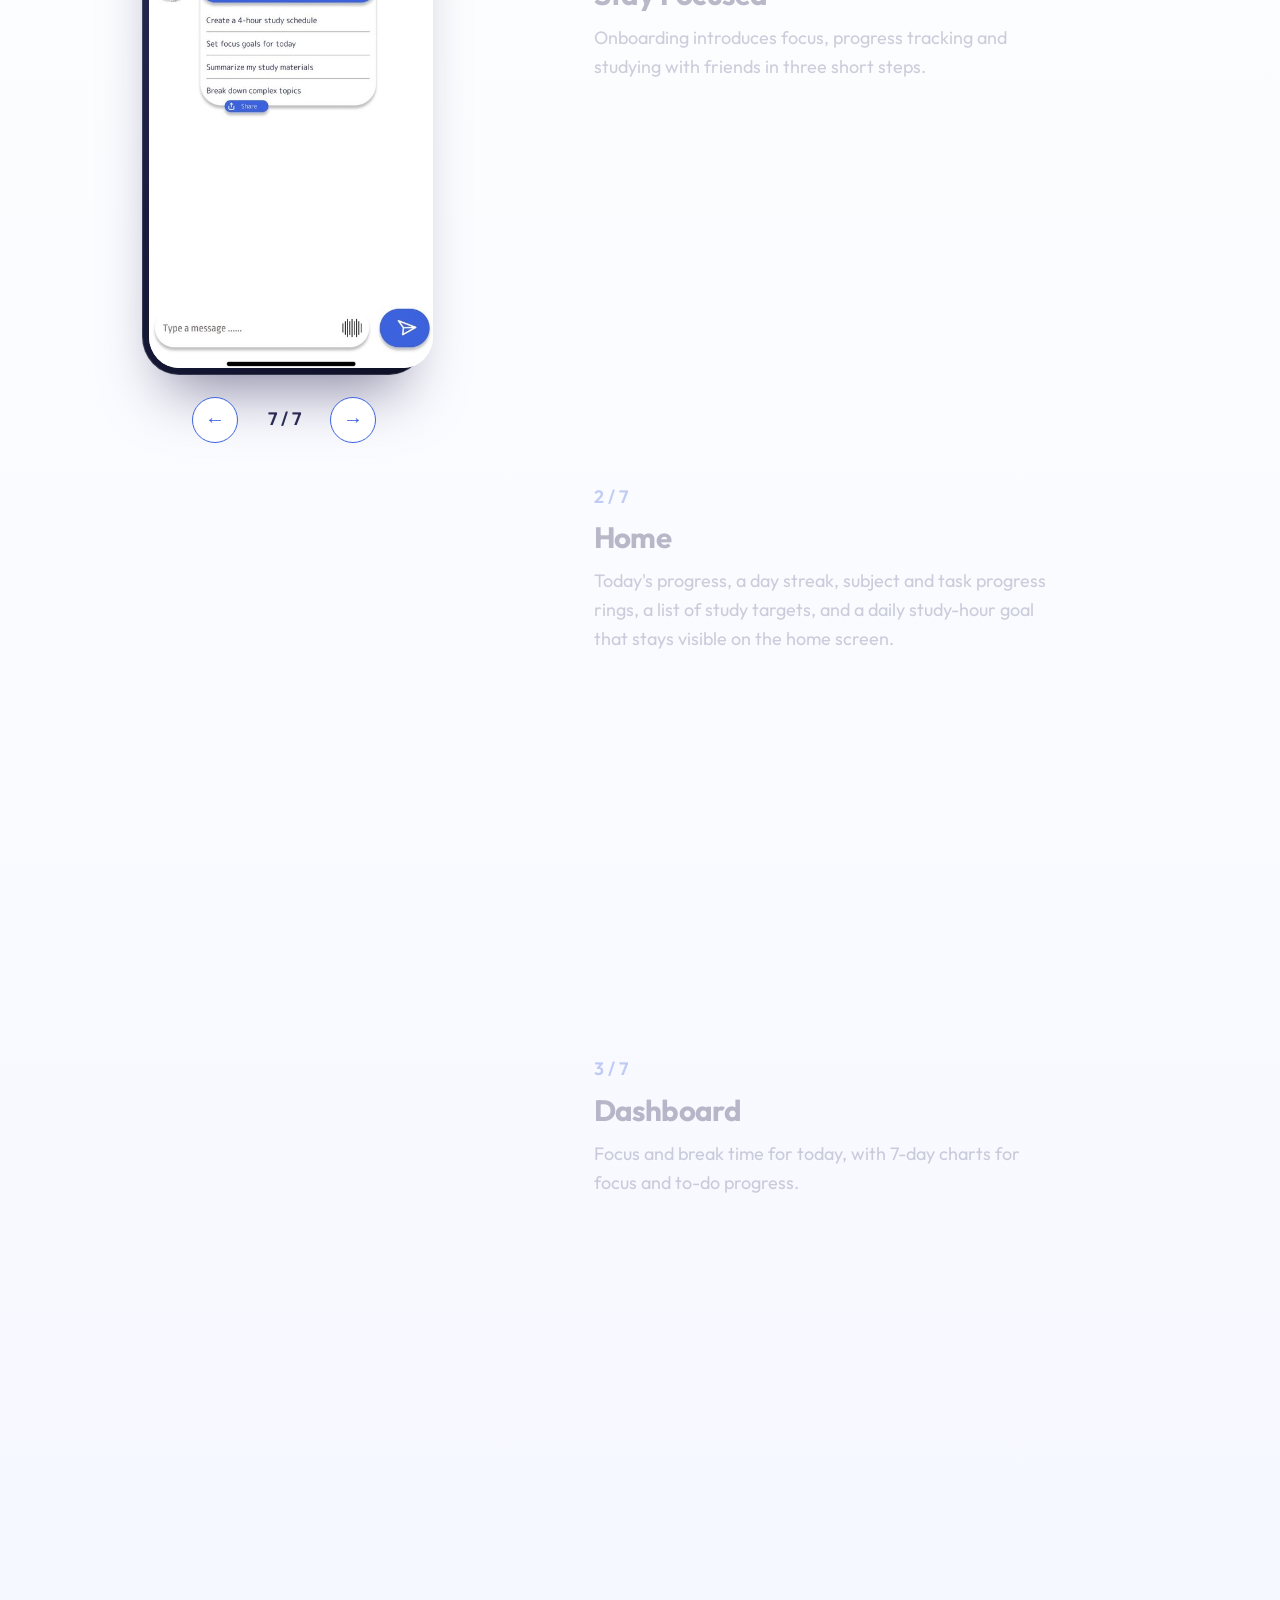
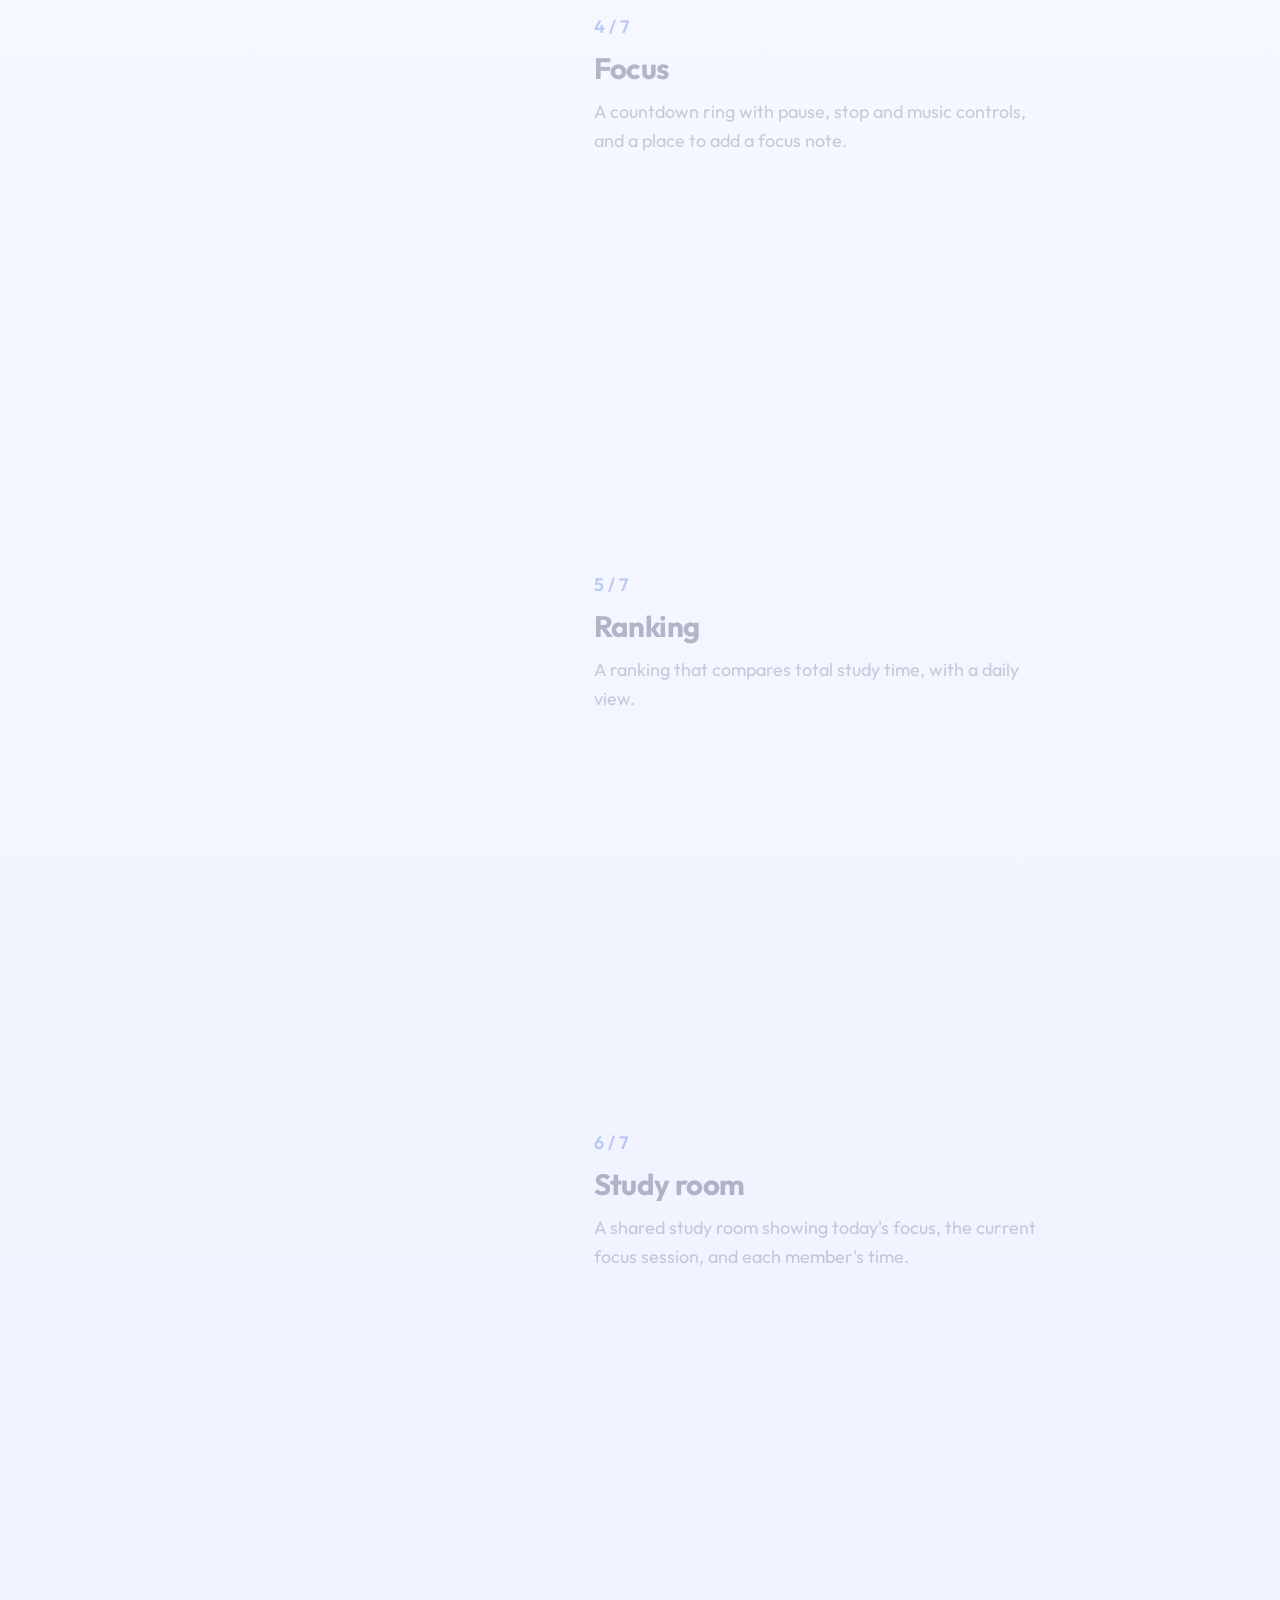
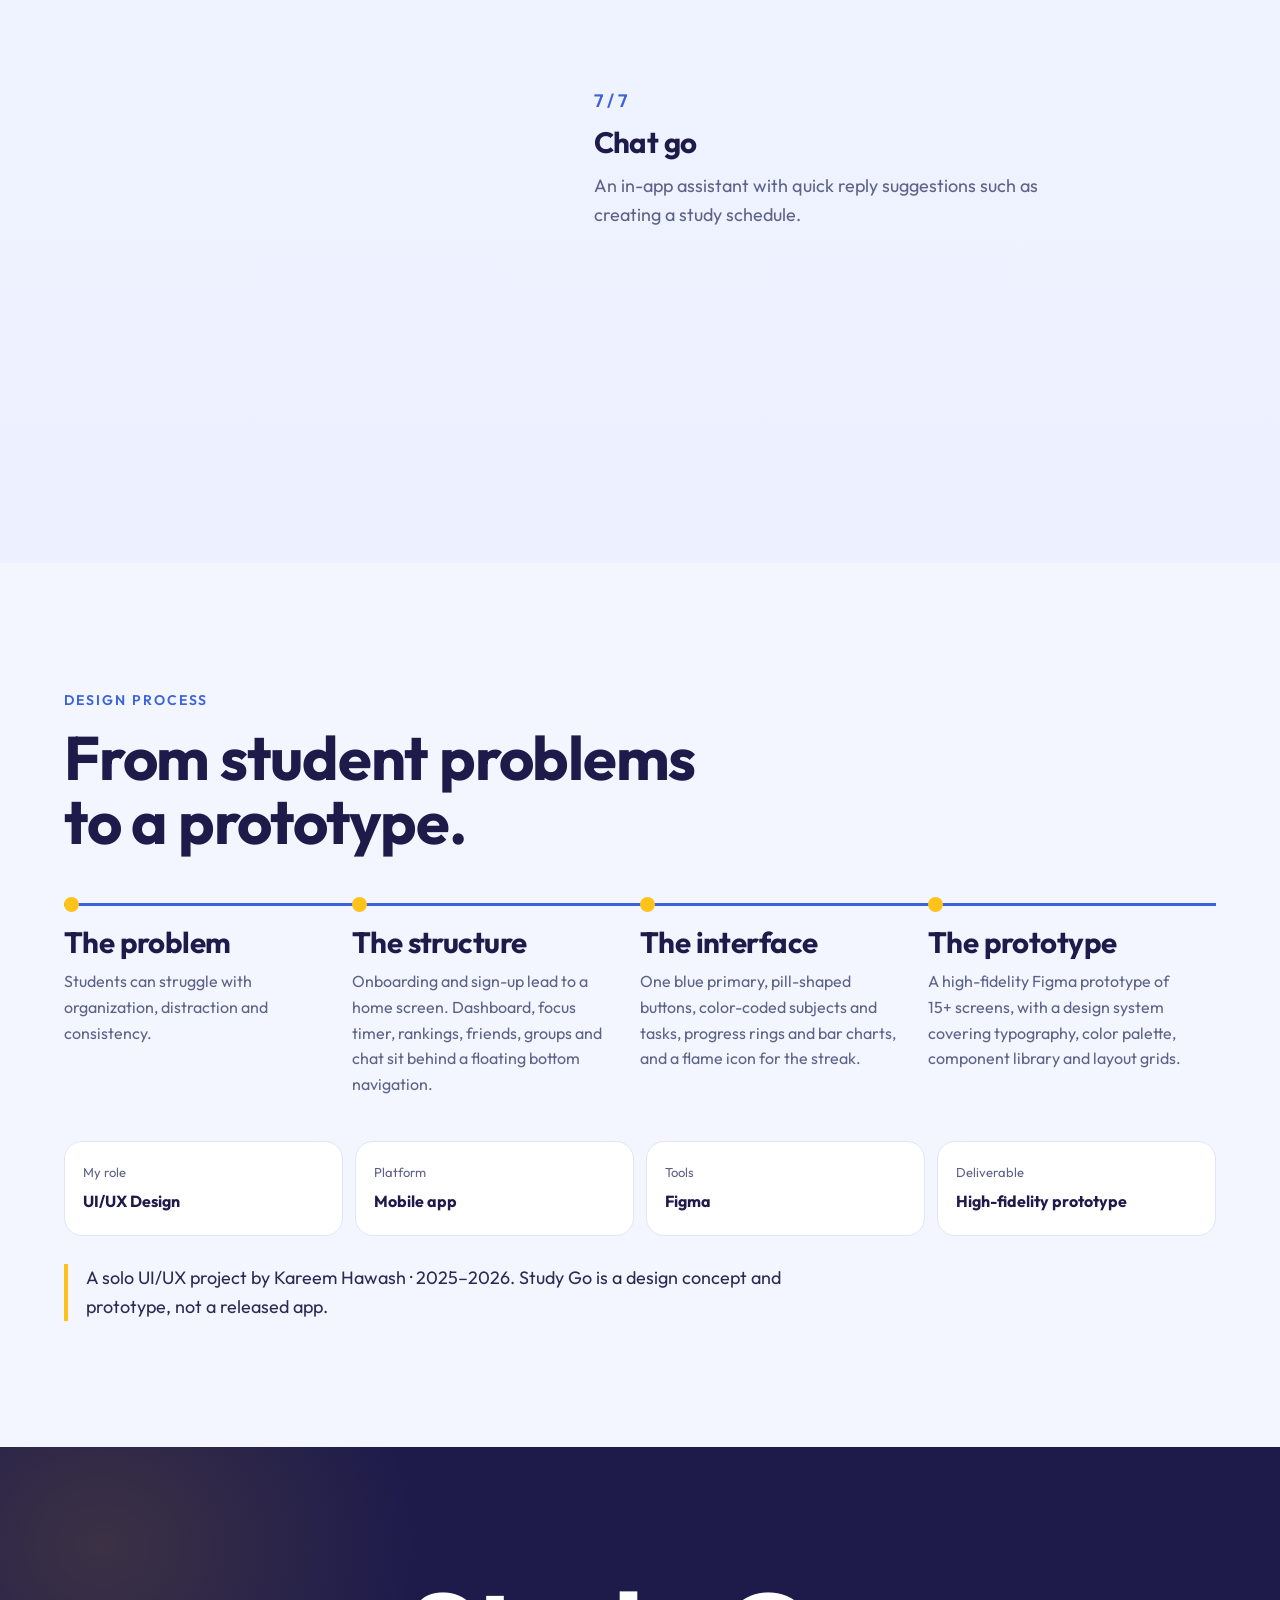
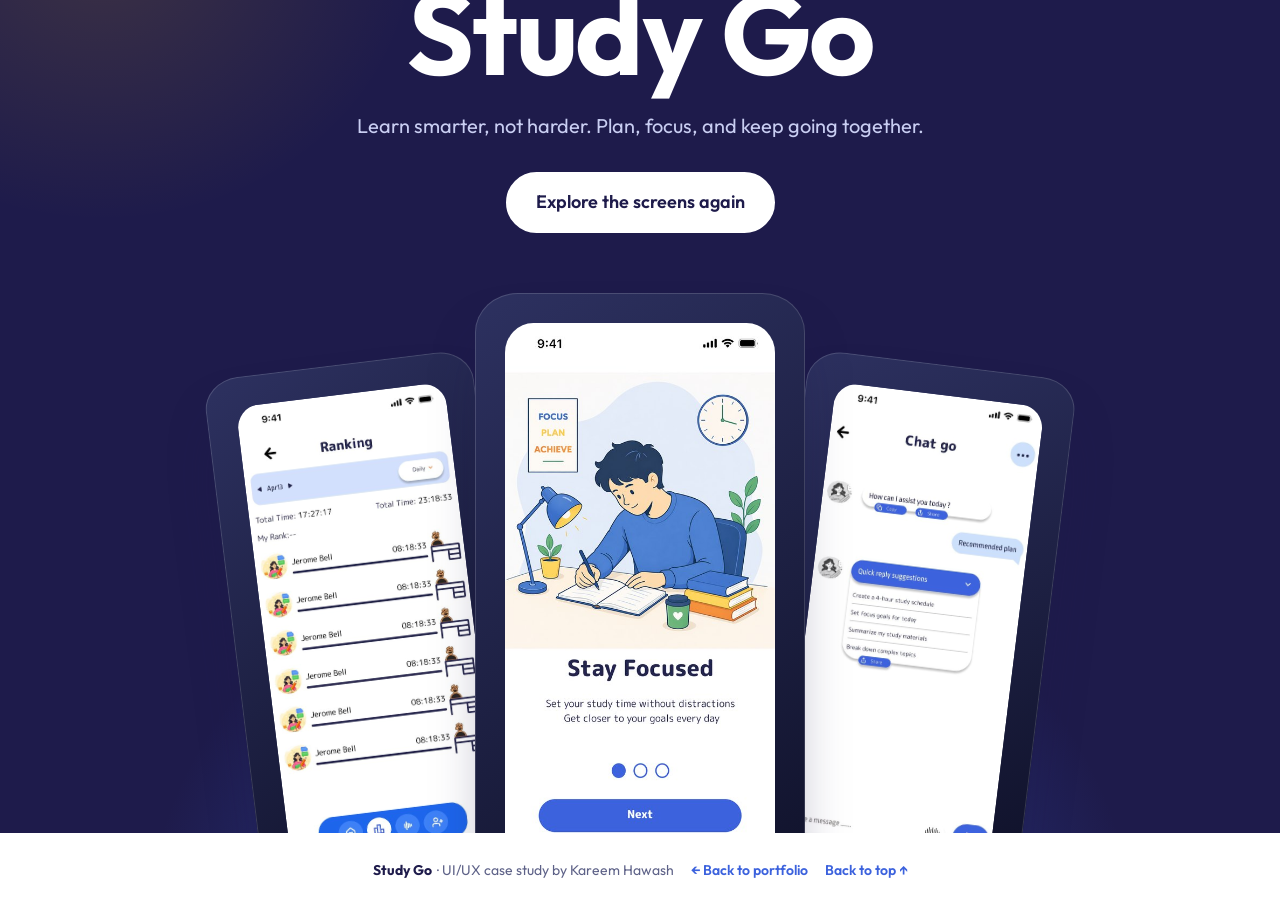
<file: studygo/index.html>
<!DOCTYPE html>
<html lang="en">
<head>
<meta charset="utf-8">
<meta name="viewport" content="width=device-width, initial-scale=1, viewport-fit=cover">
<title>Study Go: Learn smarter, not harder</title>
<meta name="description" content="Study Go is a student study-planner app concept designed by Kareem Hawash, featuring focus sessions, progress tracking, study groups, and gamification.">
<meta name="theme-color" content="#3C62DD">
<meta property="og:type" content="website">
<meta property="og:title" content="Study Go — Learn smarter, not harder">
<meta property="og:description" content="A student-focused UI/UX concept for planning, focus, progress, and studying together.">
<meta property="og:image" content="assets/screens/home.jpg">
<link rel="icon" href="assets/logo.png">
<link rel="stylesheet" href="https://fonts.googleapis.com/css2?family=Outfit:wght@400;600;700&display=swap">
<link rel="stylesheet" href="css/style.css">
</head>
<body>
<header class="nav">
<a class="logo" href="#top"><img src="assets/logo.png" alt="Study Go" width="150" height="34"></a>
<nav aria-label="Main"><a href="#problem" data-i18n="navWhy">Why</a><a href="#features" data-i18n="navFeatures">Features</a><a href="#explore" data-i18n="navExplore">Explore</a><a href="#process" data-i18n="navDesign">Design</a></nav>
<div class="prefs"><button id="langToggle" type="button" aria-label="Switch language">عربي</button><button id="themeToggle" type="button" aria-label="Toggle dark mode">☾ <span>Dark</span></button></div>
</header>
<main id="top">

<section class="hero">
<div class="hero-t">
<p class="eye">A UI/UX design project · High-fidelity Figma prototype</p>
<h1>Learn smarter, <em>not harder.</em></h1>
<p class="lead">Study Go helps university students organize their study schedules, track progress, and stay motivated.</p>
<div class="btns"><a class="btn pri" href="#features">See the features</a><a class="btn" href="#explore">Explore the screens</a></div>
<div class="hero-meta" aria-label="Project summary">
<span><b>15+</b> UI screens</span><i></i><span><b>Mobile app</b> concept</span><i></i><span><b>Figma</b> high-fidelity prototype</span>
</div>
</div>
<div class="fan" id="fan">
<div class="ph l"><img src="assets/screens/dashboard.jpg" alt="Study Go dashboard with today's focus and break time and weekly focus charts"></div>
<div class="ph c"><img src="assets/screens/home.jpg" alt="Study Go home screen with daily progress, day streak and subject progress rings"></div>
<div class="ph r"><img src="assets/screens/focus.jpg" alt="Study Go focus screen with a running countdown ring"></div>
</div>
</section>

<section class="sec" id="problem">
<div class="wrap">
<p class="eye">The problem</p>
<h2 class="rv">Studying is hard to keep organized.</h2>
<div class="prs">
<div class="pr rv"><div><h3 class="was">Study tasks pile up</h3><p>Difficulty organizing tasks and schedules.</p></div><span class="ar" aria-hidden="true">→</span><div><h3>Plan and track tasks</h3><p>Add tasks with a type, date and description, and follow the to-do progress. <a href="#f1">See how</a></p></div></div>
<div class="pr rv"><div><h3 class="was">Distractions break focus</h3><p>Study time without a clear structure.</p></div><span class="ar" aria-hidden="true">→</span><div><h3>A focus timer</h3><p>Start a timed session tied to a task, with white noise and music controls. <a href="#f3">See how</a></p></div></div>
<div class="pr rv"><div><h3 class="was">Motivation fades</h3><p>Hard to stay consistent and see progress.</p></div><span class="ar" aria-hidden="true">→</span><div><h3>Progress, streaks, friends</h3><p>Progress rings and charts, a day streak, and a ranking among friends. <a href="#f4">See how</a></p></div></div>
</div>
</div>
</section>

<section class="sec tint" id="features">
<div class="wrap">
<p class="eye">Key features</p>
<h2 class="rv">Seven ways Study Go supports your study routine.</h2>

<article class="fr" id="f1"><div class="ft rv"><h3>Plan and track tasks</h3><p>Create a task with a name, a type and a date, add a description, and set it to repeat daily. Subjects and groups get their own color and details.</p></div>
<div class="fv v1 rv"><img class="md" src="assets/screens/addtask.png" alt="Study Go Add task panel with task name, task type, date and description fields" loading="lazy"></div></article>

<article class="fr rev" id="f-target"><div class="ft rv"><h3>Set a daily study target</h3><p>Choose how many hours you want to study each day. Your target stays visible on the home screen throughout the day, so you can keep your goal in sight, check your progress, and stay motivated to reach it.</p></div>
<div class="fv vtarget rv"><img class="md target-shot" src="assets/screens/target.png" alt="Study Go daily target setting with an 8-hour goal, slider, Cancel and Save controls" loading="lazy"></div></article>

<article class="fr rev" id="f2"><div class="ft rv"><h3>See progress at a glance</h3><p>The dashboard shows today's focus and break time, with 7-day charts for focus and to-do progress.</p></div>
<div class="fv v2 rv"><div class="ph"><img src="assets/screens/dashboard.jpg" alt="Study Go dashboard with focus and break time and 7-day charts" loading="lazy"></div></div></article>

<article class="fr" id="f3"><div class="ft rv"><h3>Focus sessions</h3><p>Tomato Go pairs a timer with the task you are studying, plus white noise and music controls. A focus note can be added during a session.</p></div>
<div class="fv v3 rv"><div class="ph"><img src="assets/screens/tomato.jpg" alt="Study Go Tomato Go timer screen with a white noise bar and study math task" loading="lazy"></div></div></article>

<article class="fr rev" id="f-sounds"><div class="ft rv"><h3>Calm sounds and distraction blocking</h3><p>Pick a white-noise sound like rain, cafe, forest or sea to help you concentrate. In Focus Setting, choose which apps to block during a session so distractions stay out of reach.</p></div>
<div class="fv v5 rv"><div class="ph a"><img src="assets/screens/whitenoise.png" alt="Study Go white noise screen with sound options: None, clock, rain, wind, campfire, cafe, storm, sea, morning, desert, forest and river" loading="lazy"></div><div class="ph b"><img src="assets/screens/focus-settings.png" alt="Study Go Focus Setting panel with an All Apps checkbox and a select apps option" loading="lazy"></div></div></article>

<article class="fr rev" id="f4"><div class="ft rv"><h3>Streaks and friendly competition</h3><p>A daily streak rewards consistency, with clear streak rules. A ranking compares total study time among friends.</p></div>
<div class="fv v4 rv"><div class="ph"><img src="assets/screens/ranking.jpg" alt="Study Go ranking screen listing study time" loading="lazy"></div><img class="md sm" src="assets/screens/streak.png" alt="Study Go Streak Rules panel" loading="lazy"></div></article>

<article class="fr" id="f5"><div class="ft rv"><h3>Friends, groups and chat</h3><p>Join study groups, manage friends, and use the in-app chat assistant with quick reply suggestions.</p></div>
<div class="fv v5 rv"><div class="ph a"><img src="assets/screens/groups.jpg" alt="Study Go My Groups screen" loading="lazy"></div><div class="ph b"><img src="assets/screens/chat.jpg" alt="Study Go Chat go assistant with quick reply suggestions" loading="lazy"></div></div></article>
</div>
</section>

<section class="sec" id="explore">
<div class="wrap">
<p class="eye">Explore the app</p>
<h2 class="rv">Seven screens, one student day.</h2>
<div class="tabs" id="tabs" role="group" aria-label="Choose a screen"></div>
<div class="ex">
<div class="stagew">
<div class="stage"><button class="open" id="open" type="button" aria-label="Enlarge this screen"><span class="ph"><span class="scr" id="scr"></span></span></button></div>
<div class="nv"><button type="button" id="prev" aria-label="Previous screen">←</button><span id="cnt" aria-live="polite"></span><button type="button" id="next" aria-label="Next screen">→</button></div>
<div class="cap" id="cap"></div>
</div>
<div class="steps" id="steps"></div>
</div>
</div>
</section>

<section class="sec tint" id="process">
<div class="wrap">
<p class="eye">Design process</p>
<h2 class="rv">From student problems to a prototype.</h2>
<ol class="proc">
<li class="rv"><h3>The problem</h3><p>Students can struggle with organization, distraction and consistency.</p></li>
<li class="rv"><h3>The structure</h3><p>Onboarding and sign-up lead to a home screen. Dashboard, focus timer, rankings, friends, groups and chat sit behind a floating bottom navigation.</p></li>
<li class="rv"><h3>The interface</h3><p>One blue primary, pill-shaped buttons, color-coded subjects and tasks, progress rings and bar charts, and a flame icon for the streak.</p></li>
<li class="rv"><h3>The prototype</h3><p>A high-fidelity Figma prototype of 15+ screens, with a design system covering typography, color palette, component library and layout grids.</p></li>
</ol>
<div class="project-details rv">
<div><span>My role</span><strong>UI/UX Design</strong></div>
<div><span>Platform</span><strong>Mobile app</strong></div>
<div><span>Tools</span><strong>Figma</strong></div>
<div><span>Deliverable</span><strong>High-fidelity prototype</strong></div>
</div>
<p class="note rv">A solo UI/UX project by Kareem Hawash · 2025–2026. Study Go is a design concept and prototype, not a released app.</p>
</div>
</section>

<section class="fin">
<div class="fin-t"><h2>Study Go</h2><p>Learn smarter, not harder. Plan, focus, and keep going together.</p><div class="btns"><a class="btn pri" href="#explore">Explore the screens again</a></div></div>
<div class="fan fin-f">
<div class="ph l"><img src="assets/screens/ranking.jpg" alt="Study Go ranking screen" loading="lazy"></div>
<div class="ph c"><img src="assets/screens/onboarding.jpg" alt="Study Go onboarding screen: Stay Focused" loading="lazy"></div>
<div class="ph r"><img src="assets/screens/chat.jpg" alt="Study Go chat assistant screen" loading="lazy"></div>
</div>
</section>
</main>
<footer><span>Study Go</span> · UI/UX case study by Kareem Hawash <a href="../index.html" id="backPortfolio">← Back to portfolio</a> <a href="#top">Back to top ↑</a></footer>

<dialog id="lb" aria-label="Screen viewer">
<button class="x" id="lx" type="button" aria-label="Close">✕</button>
<button class="lp" id="lprev" type="button" aria-label="Previous screen">←</button>
<img id="limg" alt="">
<button class="ln" id="lnext" type="button" aria-label="Next screen">→</button>
<p id="lcap"></p>
</dialog>
<script src="js/i18n-theme.js"></script>
<script src="js/screens.js"></script>
<script src="js/app.js"></script>
</body>
</html>
</file>
<file: css/style.css>
/* torn paper edge */
:root{--tear:polygon(0 14px,1.67% 18px,3.33% 2px,5.00% 24px,6.67% 10px,8.33% 2px,10.00% 7px,11.67% 4px,13.33% 18px,15.00% 24px,16.67% 10px,18.33% 22px,20.00% 4px,21.67% 10px,23.33% 2px,25.00% 10px,26.67% 22px,28.33% 14px,30.00% 7px,31.67% 22px,33.33% 7px,35.00% 4px,36.67% 7px,38.33% 24px,40.00% 7px,41.67% 7px,43.33% 2px,45.00% 2px,46.67% 10px,48.33% 10px,50.00% 7px,51.67% 7px,53.33% 14px,55.00% 18px,56.67% 10px,58.33% 10px,60.00% 7px,61.67% 10px,63.33% 22px,65.00% 14px,66.67% 2px,68.33% 18px,70.00% 22px,71.67% 7px,73.33% 7px,75.00% 14px,76.67% 4px,78.33% 18px,80.00% 14px,81.67% 2px,83.33% 18px,85.00% 4px,86.67% 14px,88.33% 18px,90.00% 14px,91.67% 24px,93.33% 18px,95.00% 7px,96.67% 24px,98.33% 24px,100% 12px,100% 100%,0 100%);--blk:#08070B;--mid:#101525;--burg:#45131F;--red:#E62429;--cy:#00A8FF;--vi:#7547A8;--paper:#ECE4D2;--ink:#161A2C;--offw:#F5F2F5;--mut:#B5B5C7;box-sizing:border-box}
*,*::before,*::after{box-sizing:inherit}
html{scroll-behavior:smooth;scroll-padding-top:72px}
body{margin:0;background:var(--blk);color:var(--offw);font:400 17px/1.65 Inter,system-ui,sans-serif;overflow-x:hidden}
img{max-width:100%;display:block}p{margin:0 0 14px}a{color:inherit}
a:focus-visible,button:focus-visible{outline:3px solid var(--cy);outline-offset:3px}
body::after{content:"";position:fixed;inset:0;z-index:70;pointer-events:none;opacity:.06;background-image:url("data:image/svg+xml;utf8,<svg xmlns='http://www.w3.org/2000/svg' width='160' height='160'><filter id='n'><feTurbulence type='fractalNoise' baseFrequency='.8' numOctaves='2' stitchTiles='stitch'/><feColorMatrix values='0 0 0 0 1 0 0 0 0 1 0 0 0 0 1 0 0 0 .55 0'/></filter><rect width='100%' height='100%' filter='url(%23n)'/></svg>")}
.ic{width:24px;height:24px;fill:none;stroke:currentColor;stroke-width:1.7;stroke-linecap:round;stroke-linejoin:round;flex:none}.ic.big{width:40px;height:40px}
/* nav */
.nav{position:sticky;top:0;z-index:50;background:#08070BF2;border-bottom:1px solid #E6242966;backdrop-filter:blur(12px)}
.nav-in{max-width:1280px;margin:auto;padding:0 24px;padding-top:env(safe-area-inset-top,0px);min-height:62px;display:flex;align-items:center;gap:22px}
.brand{display:flex;align-items:center;gap:10px;text-decoration:none;font:700 22px Knewave,cursive;font-style:italic}.spider{width:34px;height:34px;fill:var(--red);stroke:var(--red)}
.nav nav{display:flex;gap:4px;margin-left:auto}.nav nav a{text-decoration:none;font-size:14px;font-weight:500;padding:20px 12px;color:#E4E2EA;position:relative}
.nav nav a.on{color:#fff}.nav nav a.on::after{content:"";position:absolute;left:10px;right:10px;bottom:10px;height:3px;background:var(--red);transform:skewX(-20deg)}
.flip{background:none;border:1px solid #ffffff44;color:#fff;border-radius:99px;width:40px;height:40px;cursor:pointer;display:grid;place-items:center}.menu{display:none}
/* hero */
.hero{position:relative;min-height:calc(100vh - 62px);overflow:hidden;display:flex;align-items:center;padding:6vh 6vw 10vh;background:radial-gradient(60% 55% at 12% 100%,#45131F,transparent 70%),radial-gradient(40% 40% at 4% 20%,#00A8FF22,transparent 70%),var(--blk)}
.city{position:absolute;right:0;top:0;bottom:0;width:78%;background:url(../assets/city.jpg) 60% 40%/cover;-webkit-mask-image:linear-gradient(90deg,transparent,#000 42%);mask-image:linear-gradient(90deg,transparent,#000 42%);transform:translateY(calc(var(--py,0)*1px))}
.slash{position:absolute;pointer-events:none}.s1{left:-4vw;top:8vh;width:16vw;height:70vh;background:linear-gradient(115deg,#E6242988,transparent 70%);clip-path:polygon(0 0,40% 0,100% 100%,0 100%)}
.s2{left:2vw;bottom:0;width:26vw;height:24vh;background:linear-gradient(80deg,#00A8FF33,transparent);clip-path:polygon(0 100%,100% 100%,0 0)}
.hero-in{position:relative;z-index:2;max-width:640px}
h1{margin:0;font:400 clamp(60px,10.5vw,150px)/.9 Knewave,cursive;font-style:italic;letter-spacing:-.01em}
h1 .hi{display:block;font-size:.34em;color:#fff;margin-bottom:.1em;text-decoration:underline;text-decoration-color:var(--red);text-decoration-thickness:.08em;text-underline-offset:.12em}
h1 .n1{display:block;color:#fff}h1 .n2{display:block;color:var(--red);text-shadow:3px 0 #00A8FF55}
.sub{margin:26px 0 30px;max-width:44ch;color:#D9D7E3;font-size:18px}
.btns{display:flex;gap:14px;flex-wrap:wrap}
.b{display:inline-block;padding:13px 26px;font-weight:600;text-decoration:none;border:1.5px solid #fff;color:#fff;font-size:15px;transform:rotate(-1deg)}
.b.red{background:var(--red);border-color:var(--red)}.b.ink{color:var(--ink);border-color:var(--ink);margin-top:10px}.b:hover{transform:rotate(-1deg) translateY(-2px)}.b{transition:transform .2s}
.portrait{position:absolute;z-index:3;right:7vw;bottom:9vh;width:min(24vw,290px);margin:0;background:#F7F2E6;padding:10px 10px 38px;transform:rotate(3deg);box-shadow:0 30px 60px #000a}
.portrait img{width:100%;aspect-ratio:4/5;object-fit:cover;object-position:50% 30%}.tape{position:absolute;top:-14px;left:50%;width:90px;height:26px;margin-left:-45px;background:#E6242999;transform:rotate(-4deg)}
.note{font:700 24px/1.05 Caveat,cursive;color:#E4E2EE;transform:rotate(-8deg);margin:0;opacity:.85;position:absolute;z-index:3}
.hnote{top:6vh;right:4vw}
/* bands */
.band{position:relative;padding:12vh 6vw 13vh;margin-top:-26px;clip-path:var(--tear);background:var(--bg);color:var(--fg)}
.lt{--bg:var(--paper);--fg:var(--ink);--mut2:#4B4F66;--card:#ffffff70;--line:#161A2C33}
.dk{--bg:#0A0D1A;--fg:var(--offw);--mut2:var(--mut);--card:#ffffff0d;--line:#ffffff24}
html[data-flip] .lt{--bg:#0A0D1A;--fg:var(--offw);--mut2:var(--mut);--card:#ffffff0d;--line:#ffffff24}
html[data-flip] .dk{--bg:var(--paper);--fg:var(--ink);--mut2:#4B4F66;--card:#ffffff70;--line:#161A2C33}
.lt{background-image:radial-gradient(#00000012 1px,transparent 1.5px),radial-gradient(60% 50% at 100% 0,#E6242922,transparent 70%);background-size:7px 7px,auto}
.dk{background-image:radial-gradient(60% 55% at 0 100%,#45131F99,transparent 70%),radial-gradient(45% 50% at 100% 0,#00A8FF1c,transparent 70%)}
html[data-flip] .lt{background-image:radial-gradient(60% 55% at 0 100%,#45131F99,transparent 70%),radial-gradient(45% 50% at 100% 0,#00A8FF1c,transparent 70%);background-size:auto}
html[data-flip] .dk{background-image:radial-gradient(#00000012 1px,transparent 1.5px);background-size:7px 7px}
.wrap{max-width:1180px;margin:0 auto;position:relative;z-index:2}
.sec-h{position:absolute;left:3vw;top:13vh;text-align:center;z-index:2}.num{display:block;font:400 clamp(54px,6vw,86px)/1 'Bebas Neue',sans-serif;color:transparent;-webkit-text-stroke:1.5px var(--mut2)}.lab{font:600 12px Inter;letter-spacing:.14em;text-transform:uppercase;color:var(--mut2)}
.script{font:400 clamp(34px,4.6vw,60px)/1.05 'Kaushan Script',cursive;margin:0 0 14px;color:var(--fg);position:relative;display:inline-block}
.script::after{content:"";position:absolute;left:0;bottom:-6px;width:70%;height:4px;background:var(--red);transform:skewX(-30deg)}
.lede{color:var(--mut2);margin-top:14px;max-width:56ch}.fine{color:var(--mut2);font-size:14px}
.n-l{left:4vw;bottom:8vh;color:var(--mut2)}.n-r{right:4vw;top:10vh;color:var(--mut2)}
@media(min-width:1100px){.band .wrap{padding-left:5vw}}
.about{display:grid;grid-template-columns:1.2fr .8fr;gap:5vw;align-items:center}
.facts,.mini,.clist{list-style:none;margin:0;padding:0;display:grid;gap:22px}
.facts li,.mini li{display:flex;gap:16px;align-items:flex-start}.facts b,.mini b{display:block;font-size:16px}.facts span,.mini span{display:block;color:var(--mut2);font-size:14px}.facts .ic,.mini .ic{color:var(--red);margin-top:3px}
.cards{display:grid;grid-template-columns:repeat(4,1fr);gap:18px;margin-top:40px}
.card{background:var(--card);border:1px solid var(--line);padding:26px 22px;position:relative;--c:var(--cy)}.card:nth-child(odd){transform:rotate(-.6deg)}.card:nth-child(even){transform:rotate(.6deg)}
.c-v{--c:#A98AD8}.c-g{--c:#FF5A5E}
.card .ic.big{color:var(--c);margin-bottom:12px}.card h3{margin:0 0 12px;font-size:20px}.card ul{margin:0;padding:0;list-style:none;font-size:14.5px;color:var(--mut2);display:grid;gap:5px}.card li::before{content:"› ";color:var(--c)}
.chip{display:inline-block;font-size:12px;font-weight:600;padding:3px 12px;border:1px solid var(--c,var(--cy));color:var(--c,var(--cy));margin-top:14px}
.proj{display:grid;grid-template-columns:1fr 1fr;gap:4vw;align-items:center}
.pbox{background:#fff8;border:1px solid var(--line);padding:26px;margin-top:24px;box-shadow:8px 8px 0 #E6242933}.plogo{height:34px;width:auto;margin-bottom:8px}.ptag{color:var(--mut2);font-size:14px;font-weight:600}
.chips{display:flex;flex-wrap:wrap;gap:8px;list-style:none;margin:6px 0 10px;padding:0}.chips li{font-size:13px;border:1px solid var(--line);padding:3px 12px}
.phones{display:flex;justify-content:center;align-items:flex-end;min-height:420px}.ph{background:linear-gradient(150deg,#2d3160,#0e1027);padding:2.2%;border-radius:12%/5.5%;box-shadow:0 30px 50px -18px #000a;width:30%}
.ph img{width:100%;height:auto;border-radius:10%/5%}.ph.b{width:36%;z-index:2;margin:0 -3%}.ph.a{transform:rotate(-6deg) translateY(20px)}.ph.c{transform:rotate(6deg) translateY(20px)}
.ach{display:grid;grid-template-columns:1fr 1fr;gap:5vw;align-items:center}
.mini{margin-top:26px}
.acard{display:grid;grid-template-columns:1fr 1fr;gap:20px;align-items:start}
.polaroid{margin:0;background:#F7F2E6;color:var(--ink);padding:10px 10px 14px;transform:rotate(-2.5deg);position:relative;box-shadow:0 24px 40px #0009}.polaroid img{aspect-ratio:3/4;object-fit:cover;object-position:50% 25%;width:100%}.polaroid figcaption{font:700 19px Caveat,cursive;text-align:center;margin-top:8px}
.certs{display:grid;gap:12px}.k{font:600 12px Inter;letter-spacing:.14em;text-transform:uppercase;color:var(--mut2);margin:0}
.cert{display:grid;gap:8px;text-align:left;background:var(--card);border:1px solid var(--line);color:var(--fg);padding:8px;cursor:zoom-in;font:600 13px Inter}.cert img{width:100%;aspect-ratio:1.414;object-fit:cover}.cert small{display:block;font-weight:400;color:var(--mut2);margin-top:2px}.cert:hover{border-color:var(--red)}
.tl{list-style:none;margin:40px 0 0;padding:0;display:grid;gap:26px;position:relative;max-width:820px}.tl::before{content:"";position:absolute;left:19px;top:8px;bottom:8px;width:2px;background:var(--line)}
.tl li{display:flex;gap:20px;position:relative}.dot{background:var(--paper);color:var(--red);padding:6px;width:40px;height:40px;border:1.5px solid var(--red);border-radius:50%;z-index:1}html[data-flip] .lt .dot{background:#0A0D1A}
.tl time{font:600 13px Inter;color:var(--red)}.tl h3{margin:2px 0 4px;font-size:19px}.tl p{margin:0;color:var(--mut2);font-size:15px}.tl a{color:var(--red)}.now time::after{content:" · in progress";color:var(--cy)}
.jgrid{display:grid;grid-template-columns:1.1fr .9fr;gap:5vw;align-items:start}.jgrid .tl{max-width:none}.nti{display:grid;gap:26px;margin-top:40px}.nti figure{margin:0}.nti img{width:100%;aspect-ratio:4/3;object-fit:cover}.nti figcaption{font:700 19px Caveat,cursive;margin-top:6px;color:var(--mut2)}
.posts{display:grid;grid-template-columns:repeat(3,1fr);gap:18px;margin-top:34px}.posts article{background:var(--card);border:1px solid var(--line);padding:22px;min-height:150px}.posts h3{margin:8px 0 0;font-size:19px}
.contact{position:relative;margin-top:-26px;padding:14vh 6vw 12vh;overflow:hidden;background:var(--blk)}.contact .city{width:100%;opacity:.55;-webkit-mask-image:linear-gradient(0deg,#000,transparent 90%);mask-image:linear-gradient(0deg,#000,transparent 90%);transform:scaleX(-1)}
.contact::before{content:"";position:absolute;inset:0;background:radial-gradient(50% 60% at 10% 100%,#E6242966,transparent 70%),radial-gradient(50% 60% at 90% 100%,#00A8FF55,transparent 70%)}
.c-in{display:grid;gap:6px;color:var(--offw)}.big{font-size:clamp(38px,6vw,84px);color:#fff}.contact .lede{color:#D9D7E3}.cn{right:0;top:-6vh}
.clist{margin-top:30px}.clist li{display:flex;gap:14px;align-items:center;font-size:18px}.clist a{text-decoration:none;border-bottom:2px solid var(--red)}.clist .ic{color:var(--cy)}
footer{padding:22px 6vw;text-align:center;font-size:13px;color:var(--mut);background:var(--blk)}
dialog{border:0;padding:0;background:transparent;width:100vw;height:100vh;max-width:100vw;max-height:100vh;color:#fff}dialog::backdrop{background:#08070BF0}
dialog[open]{display:flex;flex-direction:column;align-items:center;justify-content:center}#limg{max-width:92vw;max-height:80vh;background:#fff;box-shadow:0 30px 80px #000}#lcap{margin-top:12px;font-size:15px;text-align:center;padding:0 16px}
dialog button{position:absolute;border:0;background:#ffffff26;color:#fff;font-size:22px;width:48px;height:48px;border-radius:50%;cursor:pointer}.x{top:calc(14px + env(safe-area-inset-top,0px));right:14px}.lp{left:12px;top:50%}.ln{right:12px;top:50%}
.js .rv{opacity:0;transform:translateY(22px);transition:opacity .7s,transform .7s}.js .rv.in{opacity:1;transform:none}
@media(max-width:900px){
.menu{display:block;margin-left:auto;background:none;border:1px solid #ffffff44;color:#fff;padding:8px 14px;border-radius:99px;font:600 14px Inter}.flip{order:3}
.nav nav{display:none;position:absolute;top:100%;left:0;right:0;flex-direction:column;background:#08070BF8;padding:8px 24px 16px;margin:0}.nav nav.open{display:flex}.nav nav a{padding:12px 0}.nav nav a.on::after{left:0;right:auto;width:30px;bottom:6px}
.hero{align-items:flex-start;padding-top:8vh;min-height:auto;padding-bottom:70vw}.city{width:100%;top:auto;height:70%;bottom:0;-webkit-mask-image:linear-gradient(0deg,#000 40%,transparent);mask-image:linear-gradient(0deg,#000 40%,transparent)}
.portrait{width:42vw;right:6vw;bottom:8vw}.hnote{display:none}.sec-h{position:static;display:flex;gap:12px;align-items:center;margin-bottom:14px}.note{display:none}
.about,.proj,.ach,.acard,.jgrid{grid-template-columns:1fr}.cards,.posts{grid-template-columns:1fr 1fr}.phones{min-height:300px}.band .wrap{padding-left:0}}
@media(max-width:560px){.cards,.posts{grid-template-columns:1fr}h1{font-size:19vw}}
@media(prefers-reduced-motion:reduce){html{scroll-behavior:auto}*{transition:none!important}.js .rv{opacity:1;transform:none}}
</file>
<file: studygo/css/style.css>
:root{--blue:#3C62DD;--navy:#1E1B4B;--ink:#2B2A55;--mut:#5E6288;--tint:#F3F6FF;--line:#E0E6F8;--green:#12A150;--yellow:#FFC21A;box-sizing:border-box}
*,*::before,*::after{box-sizing:inherit}
html{scroll-behavior:smooth;scroll-padding-top:76px}
body{margin:0;font:400 18px/1.6 Outfit,system-ui,sans-serif;color:var(--ink);background:#fff;overflow-x:hidden}
img{max-width:100%}p{margin:0}a{color:var(--blue)}
a:focus-visible,button:focus-visible{outline:3px solid var(--blue);outline-offset:3px}
h1,h2,h3{margin:0;font-weight:700;letter-spacing:-.02em;color:var(--navy);line-height:1.05;text-wrap:balance}
h1{font-size:clamp(44px,7.6vw,108px)}h2{font-size:clamp(32px,4.8vw,66px)}h3{font-size:clamp(21px,2.3vw,30px);line-height:1.15}
.eye{font-weight:600;font-size:14px;letter-spacing:.14em;text-transform:uppercase;color:var(--blue);margin-bottom:14px}
.wrap{max-width:1160px;margin:0 auto}
.nav{position:fixed;top:0;left:0;right:0;z-index:30;display:flex;align-items:center;justify-content:space-between;padding:10px 5vw;padding-top:calc(10px + env(safe-area-inset-top,0px));background:#fffe;backdrop-filter:blur(10px);border-bottom:1px solid var(--line)}
.logo img{height:34px;width:auto;display:block}
.nav nav{display:flex;gap:26px}.nav nav a{color:var(--ink);text-decoration:none;font-weight:600;font-size:15px}.nav nav a:hover{color:var(--blue)}
.btns{display:flex;gap:14px;justify-content:center;flex-wrap:wrap;margin-top:30px}
.btn{display:inline-block;padding:14px 28px;border-radius:99px;border:2px solid var(--blue);color:var(--blue);font-weight:600;text-decoration:none;background:#fff}
.btn.pri{background:var(--blue);color:#fff}.btn:hover{transform:translateY(-2px)}.btn{transition:transform .2s}
/* phone frame */
.ph{display:block;background:linear-gradient(150deg,#2d3160,#0e1027);padding:2.6%;border-radius:13%/6%;box-shadow:0 36px 60px -24px #1e1b4b88,inset 0 0 0 1px #ffffff26}
.ph>img{display:block;width:100%;height:auto;border-radius:10.5%/5%}
/* hero */
.hero{position:relative;overflow:hidden;padding:130px 5vw 0;text-align:center;background:radial-gradient(60% 55% at 50% 105%,#3C62DD40,transparent 70%),radial-gradient(35% 40% at 92% 5%,#FFC21A33,transparent 70%),radial-gradient(35% 40% at 4% 20%,#12A15024,transparent 70%),#fff}
.hero-t{max-width:880px;margin:0 auto}.hero em{font-style:normal;color:var(--blue)}.lead{max-width:560px;margin:20px auto 0;color:var(--mut);font-size:clamp(17px,1.6vw,21px)}
.hero .eye{margin-bottom:18px}
.hero-meta{display:flex;align-items:center;justify-content:center;gap:18px;flex-wrap:wrap;margin:28px auto 0;color:var(--mut);font-size:14px}
.hero-meta b{color:var(--navy);font-weight:700}
.hero-meta i{width:4px;height:4px;border-radius:50%;background:var(--yellow)}
.fan{display:flex;justify-content:center;align-items:flex-start;margin-top:56px;height:min(60vw,540px)}
.fan .ph{flex:none;width:min(25vw,270px)}
.fan .c{width:min(30vw,330px);margin:0 -2.2vw;z-index:2;transform:translateY(calc(var(--py,0)*-1px))}
.fan .l{transform:translateY(calc(70px - var(--py,0)*.5px)) rotate(-7deg)}.fan .r{transform:translateY(calc(70px - var(--py,0)*.5px)) rotate(7deg)}
/* sections */
.sec{padding:14vh 5vw}.tint{background:var(--tint)}
.sec h2{max-width:16ch}
.prs{margin-top:46px}
.pr{display:grid;grid-template-columns:1fr 64px 1.2fr;gap:2vw;align-items:center;padding:34px 0;border-top:1px solid var(--line)}
.was{color:#8C90B3;text-decoration:line-through;text-decoration-thickness:2px;text-decoration-color:#FFC21A}.pr p{color:var(--mut);margin-top:8px}.pr div:last-child h3{color:var(--blue)}
.ar{font-size:34px;color:var(--yellow);text-align:center}
.fr{display:grid;grid-template-columns:1fr 1fr;gap:6vw;align-items:center;padding:9vh 0}
.fr.rev .ft{order:2}.ft p{color:var(--mut);margin-top:14px;max-width:44ch}
.fv{position:relative;display:flex;justify-content:center;align-items:center;min-height:360px}
.fv::before{content:"";position:absolute;inset:6% 6%;border-radius:46% 54% 50% 50%/55% 45% 55% 45%;background:radial-gradient(circle at 30% 30%,#3C62DD2e,#FFC21A22);z-index:0}
.fv>*{position:relative;z-index:1}
.v2 .ph{width:min(100%,290px)}.v3 .ph{width:min(100%,300px)}.v4 .ph{width:min(60%,260px)}
.md{display:block;width:min(100%,340px);border-radius:24px;box-shadow:0 30px 50px -22px #1e1b4b77}.md.sm{width:min(52%,250px);margin-left:-14%;margin-top:34%;transform:rotate(3deg)}
.v1 .md{transform:rotate(-2deg)}
.v5 .ph{width:min(46%,230px)}.v5 .a{transform:translateY(30px) rotate(-4deg)}.v5 .b{margin-left:-7%;transform:translateY(-20px) rotate(4deg)}
/* explore */
#explore{background:linear-gradient(#fff,#EDF1FF)}
.tabs{display:flex;gap:8px;flex-wrap:wrap;margin:30px 0 10px}
.tabs button{font:600 15px Outfit,sans-serif;border:1.5px solid var(--line);background:#fff;color:var(--ink);padding:8px 16px;border-radius:99px;cursor:pointer}
.tabs button[aria-current=true]{background:var(--blue);border-color:var(--blue);color:#fff}
.ex{display:grid;grid-template-columns:minmax(260px,440px) 1fr;gap:7vw;margin-top:20px}
.stagew{position:sticky;top:84px;align-self:start}
.stage{display:flex;justify-content:center}
.open{border:0;background:none;padding:0;cursor:zoom-in;display:block}
.open .ph{padding:2.4%;transition:transform .3s}.open:hover .ph{transform:translateY(-4px)}
.scr{display:block;position:relative;height:min(70vh,700px);aspect-ratio:var(--ar,.4);background:#fff;border-radius:10.5%/5%;overflow:hidden}
.scr img{position:absolute;inset:0;width:100%;height:100%;object-fit:contain;opacity:0;transition:opacity .35s}.scr img.on{opacity:1}
.nv{display:flex;gap:18px;justify-content:center;align-items:center;margin-top:22px}
.nv button{width:46px;height:46px;border-radius:50%;border:1.5px solid var(--blue);background:#fff;color:var(--blue);font-size:20px;cursor:pointer}.nv span{font-weight:600;min-width:56px;text-align:center}
.cap{display:none;text-align:center;margin-top:14px;color:var(--mut)}.cap b{display:block;color:var(--navy);font-size:22px}
.steps article{min-height:62vh;display:flex;flex-direction:column;justify-content:center;opacity:.3;transition:opacity .3s;max-width:38ch}
.steps article.on{opacity:1}.steps .n{color:var(--blue);font-weight:600;margin-bottom:10px}.steps article p:last-child{color:var(--mut);margin-top:12px}
/* process */
.proc{list-style:none;padding:0;margin:48px 0 0;display:grid;grid-template-columns:repeat(4,1fr);gap:0}
.proc li{padding:0 2vw 0 0;border-top:3px solid var(--blue);padding-top:20px;position:relative}.proc li::before{content:"";position:absolute;top:-9px;left:0;width:15px;height:15px;border-radius:50%;background:var(--yellow)}
.proc li p{color:var(--mut);margin-top:10px;font-size:16px}
.project-details{display:grid;grid-template-columns:repeat(4,1fr);gap:12px;margin-top:44px}
.project-details div{padding:20px 18px;border:1px solid var(--line);border-radius:18px;background:#fff}
.project-details span,.project-details strong{display:block}
.project-details span{font-size:13px;color:var(--mut);margin-bottom:6px}
.project-details strong{font-size:16px;color:var(--navy)}
.note{margin-top:28px;padding-left:18px;border-left:4px solid var(--yellow);color:var(--ink);max-width:62ch}
/* final */
.fin{position:relative;overflow:hidden;text-align:center;padding:14vh 5vw 0;color:#fff;background:radial-gradient(55% 60% at 50% 110%,#3C62DD99,transparent 70%),radial-gradient(35% 40% at 8% 10%,#FFC21A22,transparent 70%),var(--navy)}
.fin h2{color:#fff;font-size:clamp(52px,9vw,130px)}.fin-t p{max-width:46ch;margin:16px auto 0;color:#C9CEF2;font-size:20px}
.fin .btn.pri{background:#fff;color:var(--navy);border-color:#fff}
.fin-f{margin-top:60px}
footer{padding:26px 5vw;text-align:center;font-size:14px;color:var(--mut);display:flex;justify-content:center;gap:5px;flex-wrap:wrap}
footer span{font-weight:700;color:var(--navy)}
footer a{margin-left:12px;color:var(--blue);text-decoration:none;font-weight:600}
/* lightbox */
dialog{border:0;padding:0;background:transparent;max-width:100vw;max-height:100vh;width:100vw;height:100vh;color:#fff}
dialog::backdrop{background:#08071Fe8}
dialog[open]{display:flex;flex-direction:column;align-items:center;justify-content:center}
#limg{max-height:80vh;max-width:86vw;width:auto;height:auto;background:#fff;border-radius:22px;box-shadow:0 40px 90px #000a}
#lcap{margin-top:14px;font-size:16px;color:#d6dafc;text-align:center;padding:0 16px}
dialog button{position:absolute;border:0;background:#ffffff22;color:#fff;font-size:22px;width:48px;height:48px;border-radius:50%;cursor:pointer}
dialog .x{top:calc(14px + env(safe-area-inset-top,0px));right:14px}.lp{left:12px;top:50%}.ln{right:12px;top:50%}
/* motion */
.js .rv{opacity:0;transform:translateY(22px);transition:opacity .7s,transform .7s}.js .rv.in{opacity:1;transform:none}
@media(max-width:900px){
.nav nav a:nth-child(1),.nav nav a:nth-child(3){display:none}.nav nav{gap:16px}
.pr{grid-template-columns:1fr}.ar{transform:rotate(90deg);height:34px;line-height:34px}
.fr,.ex{grid-template-columns:1fr}.fr.rev .ft{order:0}.fv{min-height:300px}
.steps{display:none}.cap{display:block}.stagew{position:static}.scr{height:min(62vh,540px)}
.proc{grid-template-columns:1fr;gap:34px}.project-details{grid-template-columns:repeat(2,1fr)}.fan{height:min(76vw,420px)}.fan .ph{width:30vw}.fan .c{width:38vw}.sec{padding:10vh 6vw}}
@media(max-width:520px){
.nav{padding-left:5vw;padding-right:5vw}.nav nav a{font-size:13px}.logo img{height:29px}
.hero{padding-top:112px}.hero-meta{gap:10px;font-size:12px}.hero-meta i{display:none}
.btn{padding:12px 18px;font-size:14px}.fan{margin-top:38px;height:76vw}.fan .ph{width:31vw}.fan .c{width:39vw;margin:0 -3vw}
.project-details{gap:8px}.project-details div{padding:14px 12px}.project-details strong{font-size:14px}
}
@media(prefers-reduced-motion:reduce){html{scroll-behavior:auto}*{transition:none!important}.js .rv{opacity:1;transform:none}}
/* Theme + language controls */
.prefs{display:flex;align-items:center;gap:8px;margin-left:18px;flex-shrink:0}
.prefs button{font:600 13px Outfit,system-ui,sans-serif;color:var(--ink);background:#fff;border:1px solid var(--line);border-radius:999px;padding:8px 12px;cursor:pointer;white-space:nowrap;transition:background .2s,color .2s,border-color .2s}
.prefs button:hover{border-color:var(--blue);color:var(--blue)}
.nav{gap:14px}.nav nav{margin-left:auto}
html[dir="rtl"] body{font-family:Tahoma,Arial,sans-serif}
html[dir="rtl"] .eye{letter-spacing:0}
html[dir="rtl"] .note{padding-left:0;padding-right:18px;border-left:0;border-right:4px solid var(--yellow)}
html[dir="rtl"] footer a{margin-left:0;margin-right:12px}
html[dir="rtl"] .proc li{padding:20px 0 0 2vw}
html[dir="rtl"] .proc li::before{left:auto;right:0}
html[dir="rtl"] .was{text-decoration-thickness:2px}
html[data-theme="dark"]{color-scheme:dark;--navy:#F0F2FF;--ink:#E5E8FA;--mut:#AEB5D5;--tint:#171A2A;--line:#30364F}
html[data-theme="dark"] body{background:#10121D;color:var(--ink)}
html[data-theme="dark"] .nav{background:#10121deF}
html[data-theme="dark"] .hero{background:radial-gradient(60% 55% at 50% 105%,#3C62DD45,transparent 70%),radial-gradient(35% 40% at 92% 5%,#FFC21A1c,transparent 70%),#10121D}
html[data-theme="dark"] .btn:not(.pri),html[data-theme="dark"] .tabs button,html[data-theme="dark"] .nv button,html[data-theme="dark"] .prefs button{background:#1B2032;color:var(--ink)}
html[data-theme="dark"] .btn.pri{color:#fff}
html[data-theme="dark"] #explore{background:linear-gradient(#10121D,#171B2B)}
html[data-theme="dark"] .project-details div{background:#1B2032}
html[data-theme="dark"] .fin{background:radial-gradient(55% 60% at 50% 110%,#3C62DD99,transparent 70%),radial-gradient(35% 40% at 8% 10%,#FFC21A22,transparent 70%),#080A13}
html[data-theme="dark"] .scr{background:#fff}
@media(max-width:900px){.nav{gap:8px}.prefs{margin-left:auto}.nav nav{margin-left:0}}
@media(max-width:600px){.prefs{gap:5px}.prefs button{padding:7px 9px;font-size:12px}.nav nav{gap:10px}.nav nav a:nth-child(2){display:none}.logo img{max-width:110px}}

/* Daily study target feature */
.vtarget .target-shot{width:min(100%,620px);border-radius:0;box-shadow:none}
html[dir="rtl"] .vtarget .target-shot{transform:scaleX(1)}
/* Theme-aware transparent Study Go wordmark */
.logo img{content:url('../assets/logo.png');}
html[data-theme="dark"] .logo img{content:url('../assets/logo-dark.png');}
</file>
